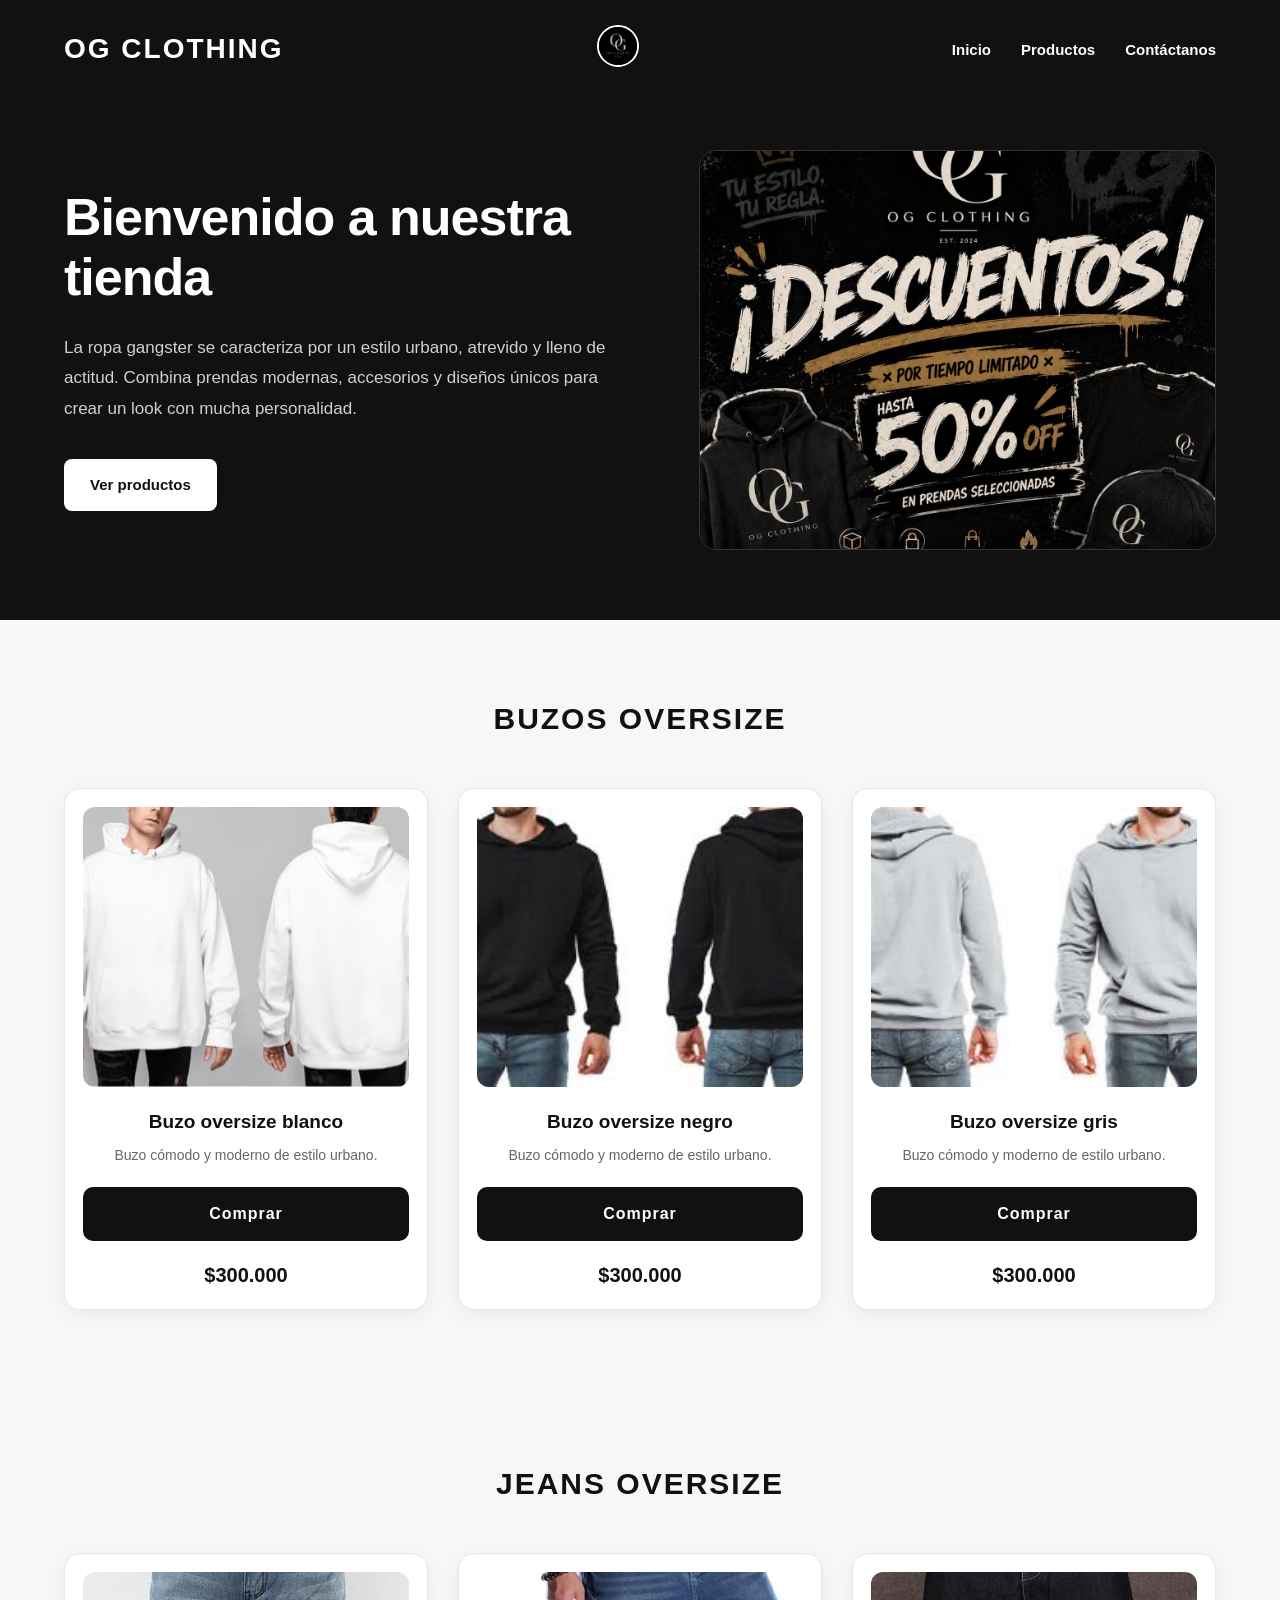
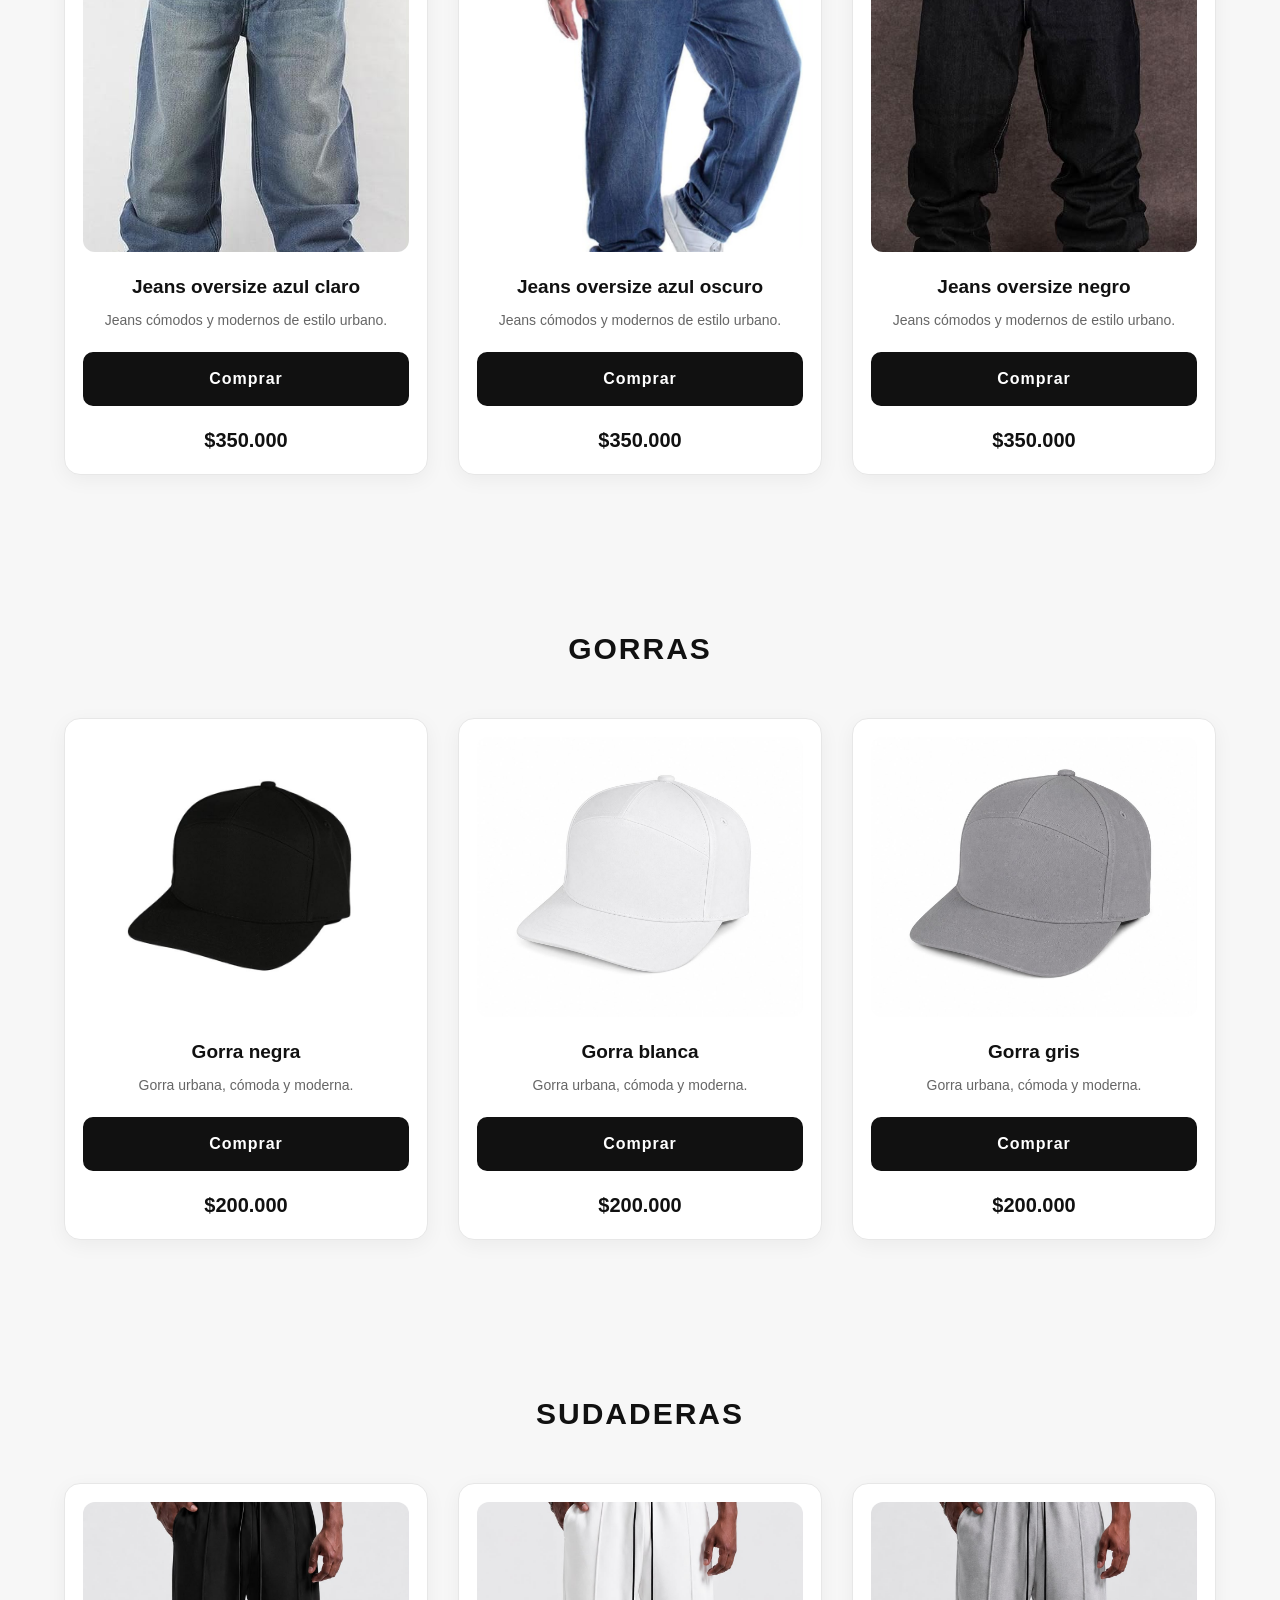
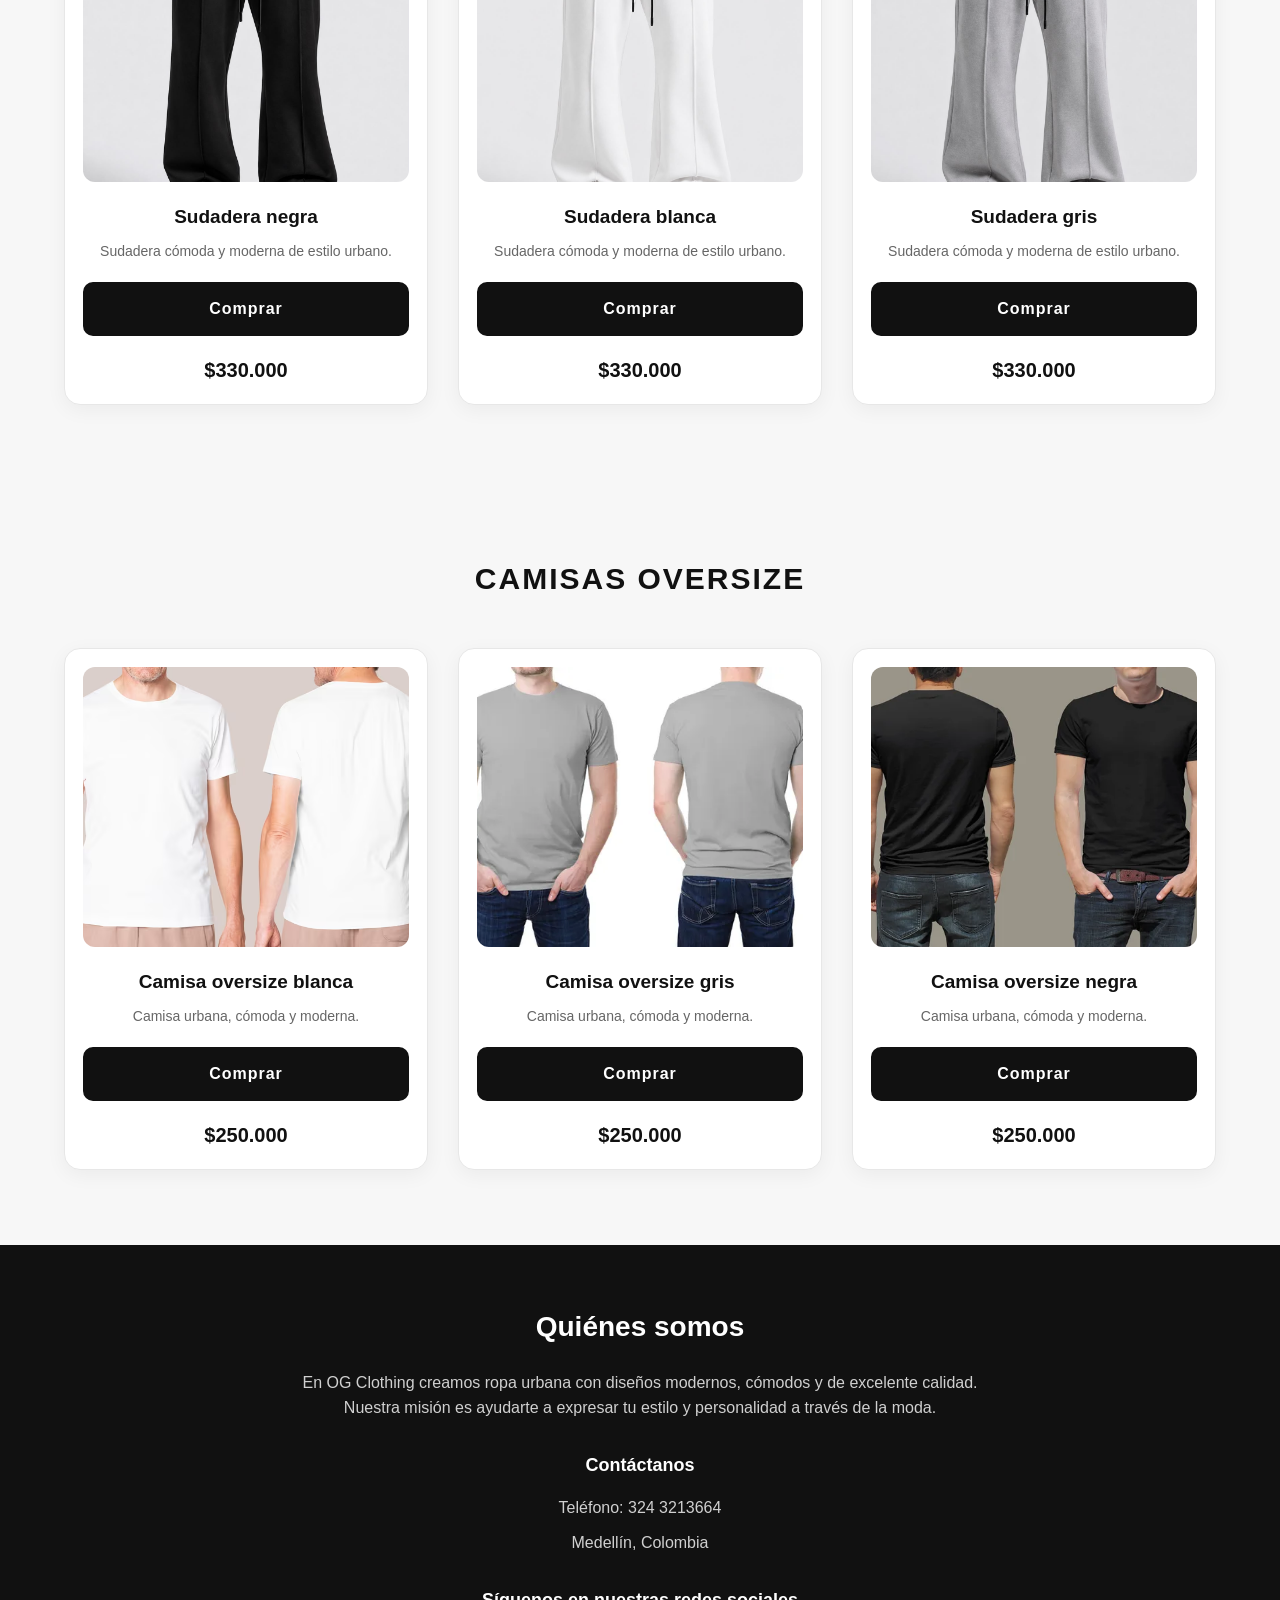
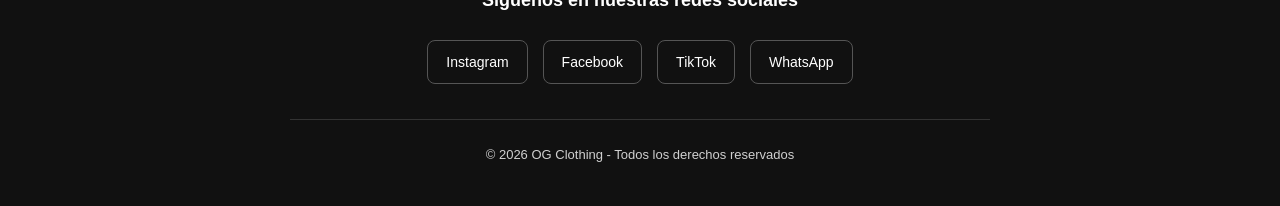
<file: index.html>
<!DOCTYPE html>
<html lang="es">

<head>
    <meta charset="UTF-8">
    <meta name="viewport" content="width=device-width, initial-scale=1.0">
    <title>OG Clothing</title>
    <link rel="stylesheet" href="style.css">
</head>

<body>

<header>
    <div class="menu container">
        <a href="#" class="logo">OG CLOTHING</a>

        <input type="checkbox" id="menu-toggle">

        <label for="menu-toggle">
            <img class="menu-icono" src="imagenes/imagen%20logo.jpg" alt="Menú">
        </label>

        <nav class="navbar">
            <ul>
                <li><a href="#inicio">Inicio</a></li>
                <li><a href="#productos">Productos</a></li>
                <li><a href="#contacto">Contáctanos</a></li>
            </ul>
        </nav>
    </div>

    <div class="header-content container" id="inicio">
        <div class="header-text">
            <h1>Bienvenido a nuestra tienda</h1>

            <p>
                La ropa gangster se caracteriza por un estilo urbano, atrevido
                y lleno de actitud. Combina prendas modernas, accesorios y
                diseños únicos para crear un look con mucha personalidad.
            </p>

            <a href="#productos" class="btn-1">Ver productos</a>
        </div>

        <div class="header-img">
            <img src="imagenes/descuentos.jpg" alt="Descuentos de OG Clothing">
        </div>
    </div>
</header>

<main id="productos">

    <section class="productos-seccion">
        <h2>Buzos oversize</h2>

        <div class="productos-grid">

            <div class="producto">
    <img src="imagenes/buzo%20blanco.jpg" alt="Buzo oversize blanco">
    <h3>Buzo oversize blanco</h3>
    <p>Buzo cómodo y moderno de estilo urbano.</p>

    <button class="btn-2" onclick="comprarProducto('Buzo oversize blanco', 300000)">
        Comprar
    </button>

    <span>$300.000</span>
</div>

            <div class="producto">
                <img src="imagenes/buzo%20negro.jpg" alt="Buzo oversize negro">
                <h3>Buzo oversize negro</h3>
                <p>Buzo cómodo y moderno de estilo urbano.</p>
                <button class="btn-2" onclick="comprarProducto('Buzo oversize negro', 300000)">
    Comprar
</button>
                <span>$300.000</span>
            </div>

            <div class="producto">
                <img src="imagenes/buzo%20gris.jpg" alt="Buzo oversize gris">
                <h3>Buzo oversize gris</h3>
                <p>Buzo cómodo y moderno de estilo urbano.</p>
                <button class="btn-2" onclick="comprarProducto('Buzo oversize gris', 300000)">
    Comprar
</button>
                <span>$300.000</span>
            </div>

        </div>
    </section>

    <section class="productos-seccion">
        <h2>Jeans oversize</h2>

        <div class="productos-grid">

            <div class="producto">
                <img src="imagenes/jeans%20azul%20claro.jpg" alt="Jeans azul claro">
                <h3>Jeans oversize azul claro</h3>
                <p>Jeans cómodos y modernos de estilo urbano.</p>
                <button class="btn-2" onclick="comprarProducto('Jeans oversize azul claro', 350000)">
    Comprar
</button>
                <span>$350.000</span>
            </div>

            <div class="producto">
                <img src="imagenes/azul%20oscuro.jpg" alt="Jeans azul oscuro">
                <h3>Jeans oversize azul oscuro</h3>
                <p>Jeans cómodos y modernos de estilo urbano.</p>
               <button class="btn-2" onclick="comprarProducto('Jeans oversize azul oscuro', 350000)">
    Comprar
</button>
                <span>$350.000</span>
            </div>

            <div class="producto">
                <img src="imagenes/jeans%20negro.jpg" alt="Jeans negro">
                <h3>Jeans oversize negro</h3>
                <p>Jeans cómodos y modernos de estilo urbano.</p>
                <button class="btn-2" onclick="comprarProducto('Jeans oversize negro', 350000)">
    Comprar
</button>
                <span>$350.000</span>
            </div>

        </div>
    </section>

    <section class="productos-seccion">
        <h2>Gorras</h2>

        <div class="productos-grid">

            <div class="producto">
                <img src="imagenes/gorra%20negra.jpg" alt="Gorra negra">
                <h3>Gorra negra</h3>
                <p>Gorra urbana, cómoda y moderna.</p>
                <button class="btn-2" onclick="comprarProducto('Gorra negra', 200000)">
    Comprar
</button>
                <span>$200.000</span>
            </div>

            <div class="producto">
                <img src="imagenes/gorra%20blanca.jpg" alt="Gorra blanca">
                <h3>Gorra blanca</h3>
                <p>Gorra urbana, cómoda y moderna.</p>
                <button class="btn-2" onclick="comprarProducto('Gorra blanca', 200000)">
    Comprar
</button>
                <span>$200.000</span>
            </div>

            <div class="producto">
                <img src="imagenes/gorra%20gris.jpg" alt="Gorra gris">
                <h3>Gorra gris</h3>
                <p>Gorra urbana, cómoda y moderna.</p>
                <button class="btn-2" onclick="comprarProducto('Gorra gris', 200000)">
    Comprar
</button>
                <span>$200.000</span>
            </div>

        </div>
    </section>

    <section class="productos-seccion">
        <h2>Sudaderas</h2>

        <div class="productos-grid">

            <div class="producto">
                <img src="imagenes/sudadera%20negra.jpg" alt="Sudadera negra">
                <h3>Sudadera negra</h3>
                <p>Sudadera cómoda y moderna de estilo urbano.</p>
                <button class="btn-2" onclick="comprarProducto('Sudadera negra', 330000)">
    Comprar
</button>
                <span>$330.000</span>
            </div>

            <div class="producto">
                <img src="imagenes/sudadera%20blanca.jpg" alt="Sudadera blanca">
                <h3>Sudadera blanca</h3>
                <p>Sudadera cómoda y moderna de estilo urbano.</p>
               <button class="btn-2" onclick="comprarProducto('Sudadera blanca', 330000)">
    Comprar
</button>
                <span>$330.000</span>
            </div>

            <div class="producto">
                <img src="imagenes/sudadera%20gris.jpg" alt="Sudadera gris">
                <h3>Sudadera gris</h3>
                <p>Sudadera cómoda y moderna de estilo urbano.</p>
                <button class="btn-2" onclick="comprarProducto('Sudadera gris', 330000)">
    Comprar
</button>
                <span>$330.000</span>
            </div>

        </div>
    </section>

<section class="productos-seccion">
    <h2>Camisas oversize</h2>

    <div class="productos-grid">

        <!-- CAMISA BLANCA -->
        <div class="producto">
            <img src="imagenes/camisa%20blanca.avif"
                 alt="Camisa oversize blanca">

            <h3>Camisa oversize blanca</h3>

            <p>
                Camisa urbana, cómoda y moderna.
            </p>

            <button class="btn-2"
                onclick="comprarProducto('Camisa oversize blanca', 250000)">
                Comprar
            </button>

            <span>$250.000</span>
        </div>

        <!-- CAMISA GRIS -->
        <div class="producto">
            <img src="imagenes/camisa%20gris.webp"
                 alt="Camisa oversize gris">

            <h3>Camisa oversize gris</h3>

            <p>
                Camisa urbana, cómoda y moderna.
            </p>

            <button class="btn-2"
                onclick="comprarProducto('Camisa oversize gris', 250000)">
                Comprar
            </button>

            <span>$250.000</span>
        </div>

        <!-- CAMISA NEGRA -->
        <div class="producto">
            <img src="imagenes/camisa%20negra.webp"
                 alt="Camisa oversize negra">

            <h3>Camisa oversize negra</h3>

            <p>
                Camisa urbana, cómoda y moderna.
            </p>

            <button class="btn-2"
                onclick="comprarProducto('Camisa oversize negra', 250000)">
                Comprar
            </button>

            <span>$250.000</span>
        </div>

    </div>
</section>
</main>

<footer id="contacto">
    <h2>Quiénes somos</h2>

    <p>
        En OG Clothing creamos ropa urbana con diseños modernos,
        cómodos y de excelente calidad. Nuestra misión es ayudarte
        a expresar tu estilo y personalidad a través de la moda.
    </p>

    <h3>Contáctanos</h3>

    <p>Teléfono: 324 3213664</p>
    <p>Medellín, Colombia</p>

    <h3>Síguenos en nuestras redes sociales</h3>

    <div class="redes-sociales">
        <a href="https://www.instagram.com/ja_r004" target="_blank">
            Instagram
        </a>

        <a href="https://www.facebook.com/Jean%20Alvarez" target="_blank">
            Facebook
        </a>

        <a href="https://www.tiktok.com/@jean.alvarez824" target="_blank">
            TikTok
        </a>

        <a href="https://wa.me/573243213664" target="_blank">
            WhatsApp
        </a>
    </div>

    <p class="copyright">
        © 2026 OG Clothing - Todos los derechos reservados
    </p>
</footer>

<script src="js/js/index.js"></script>

</body>
</html>
</file>
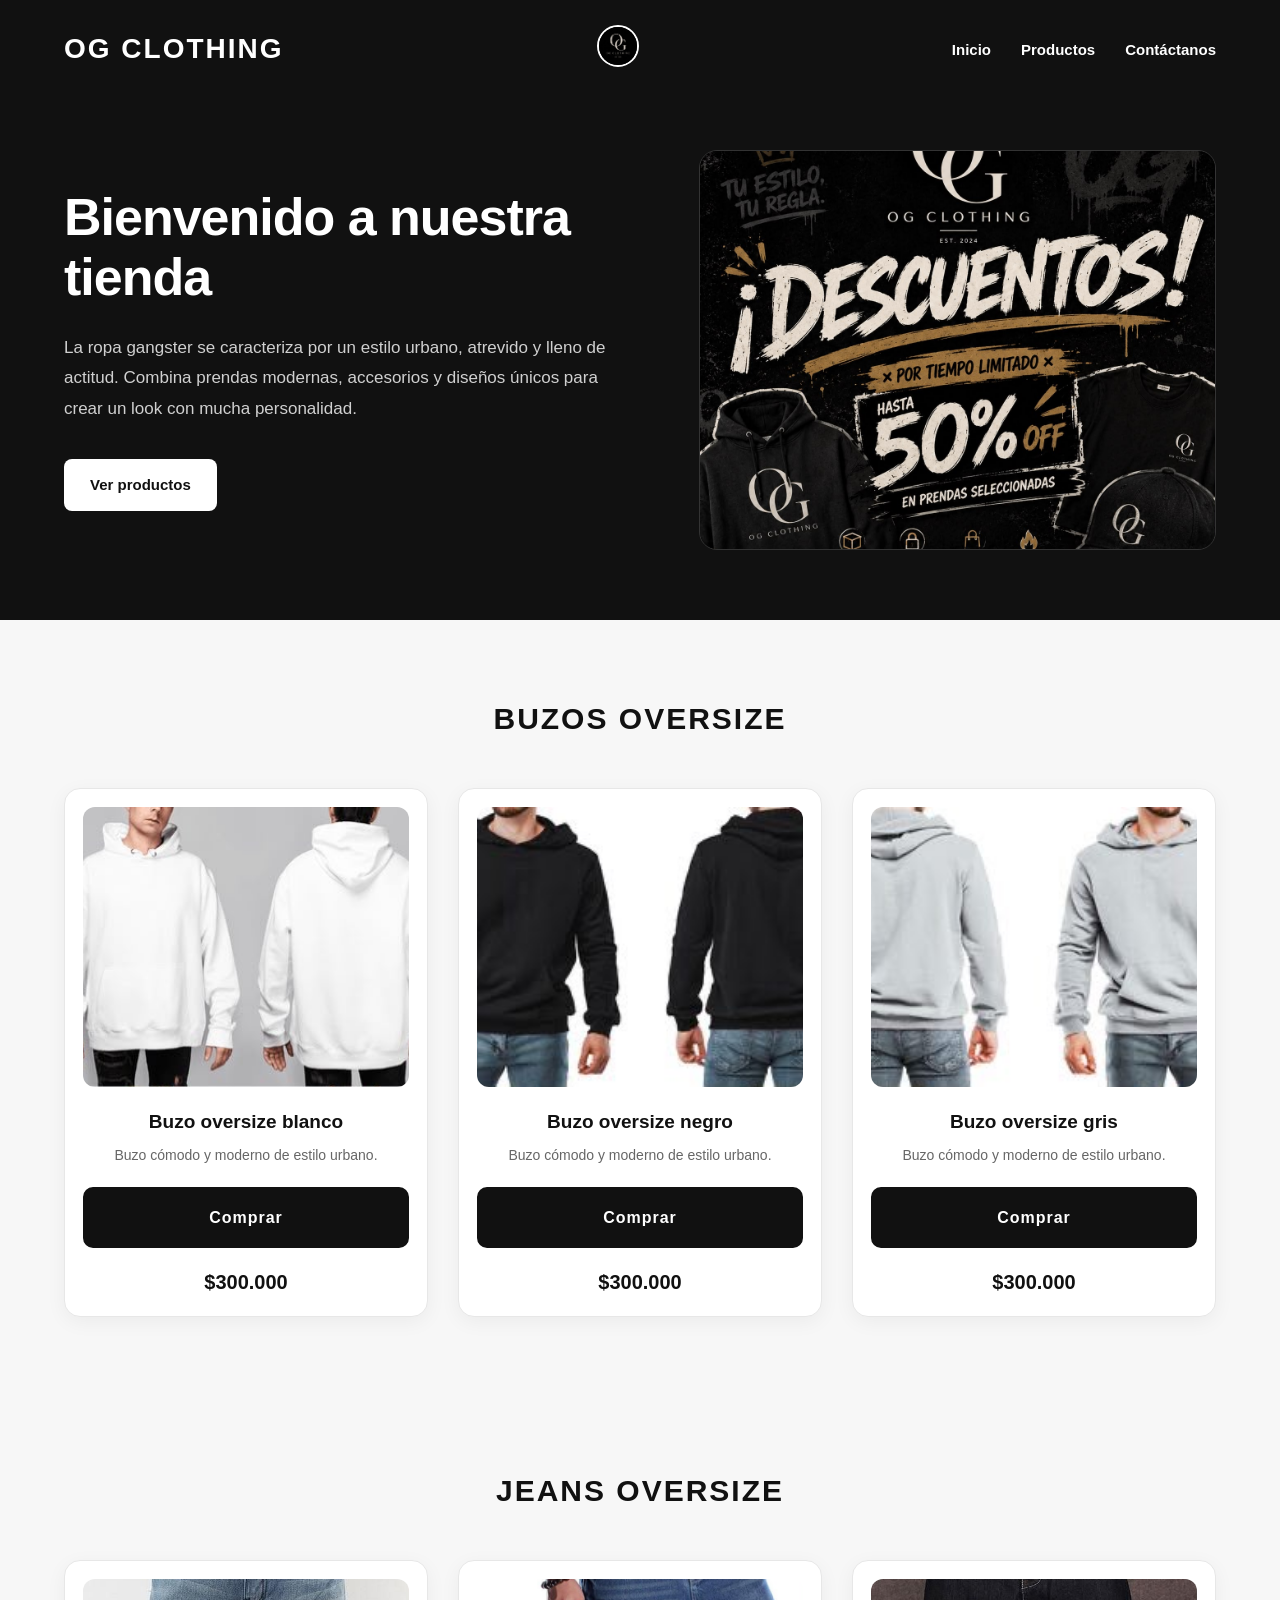
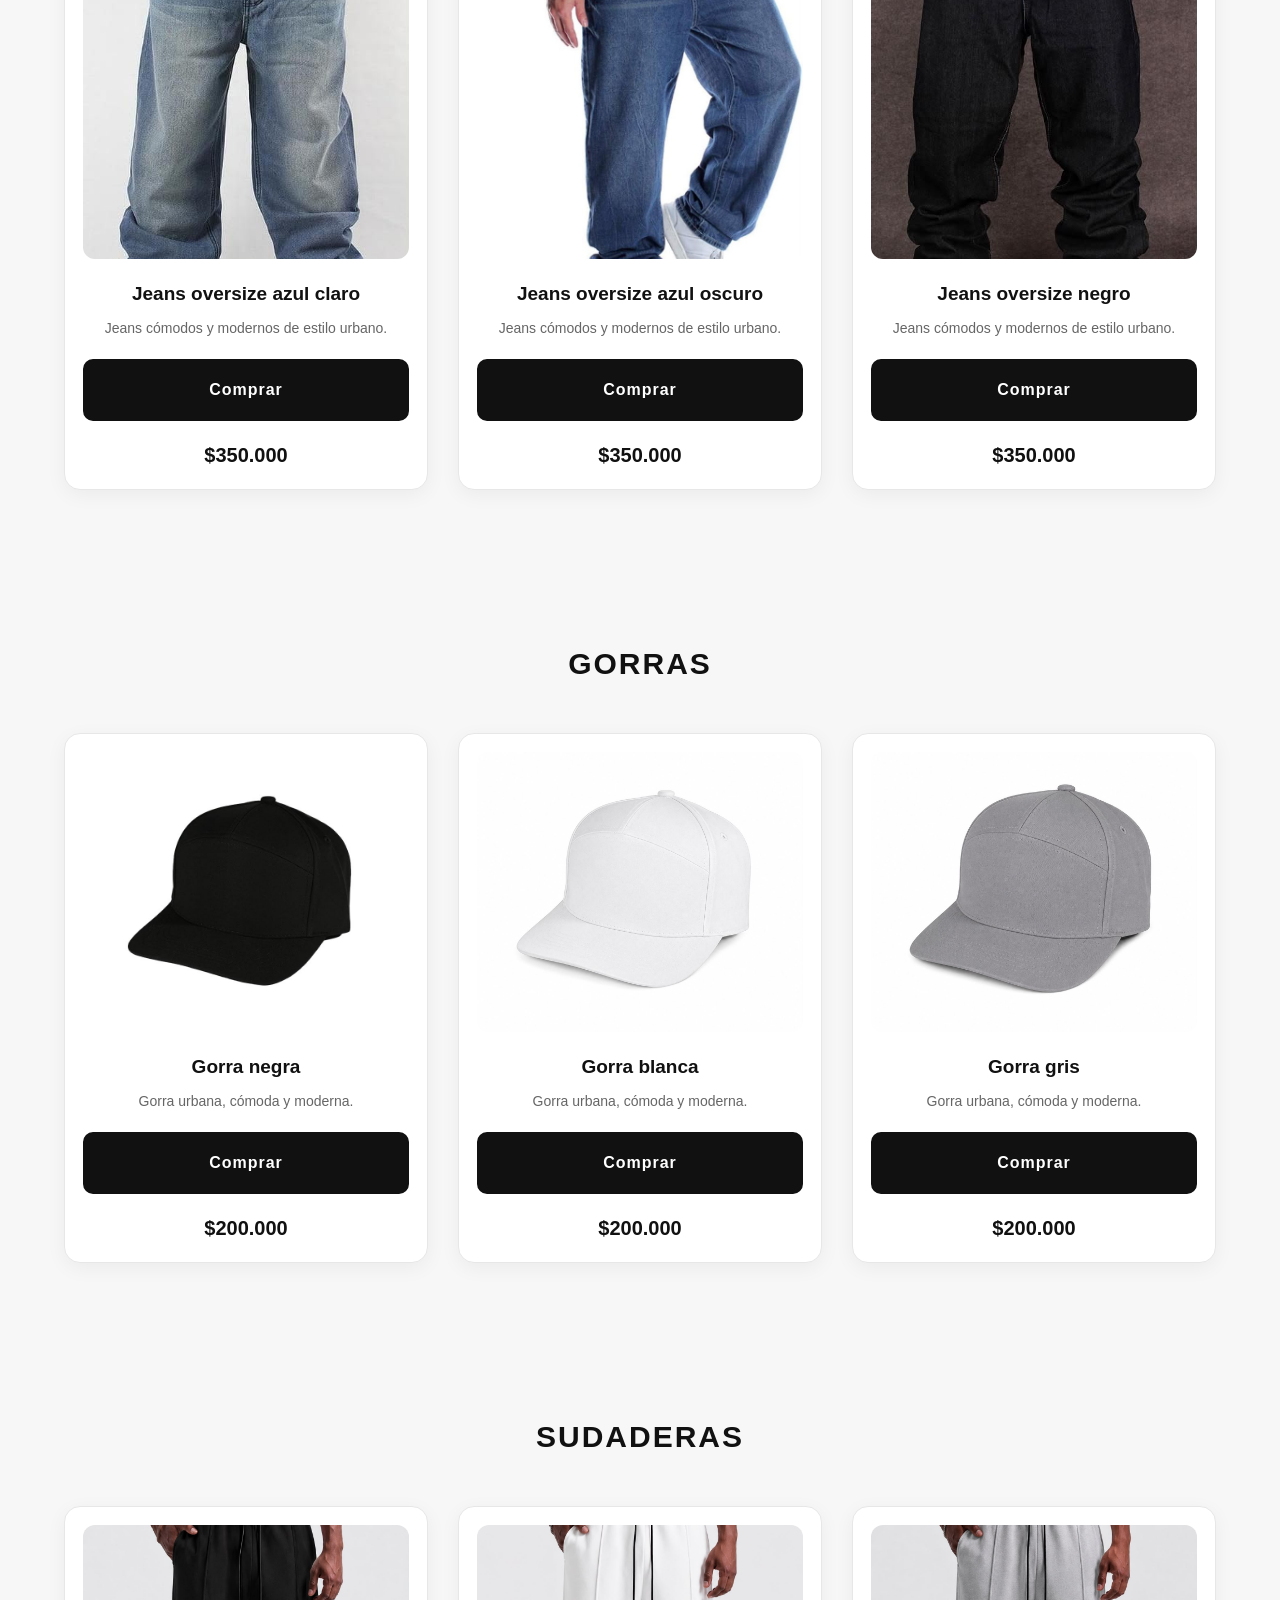
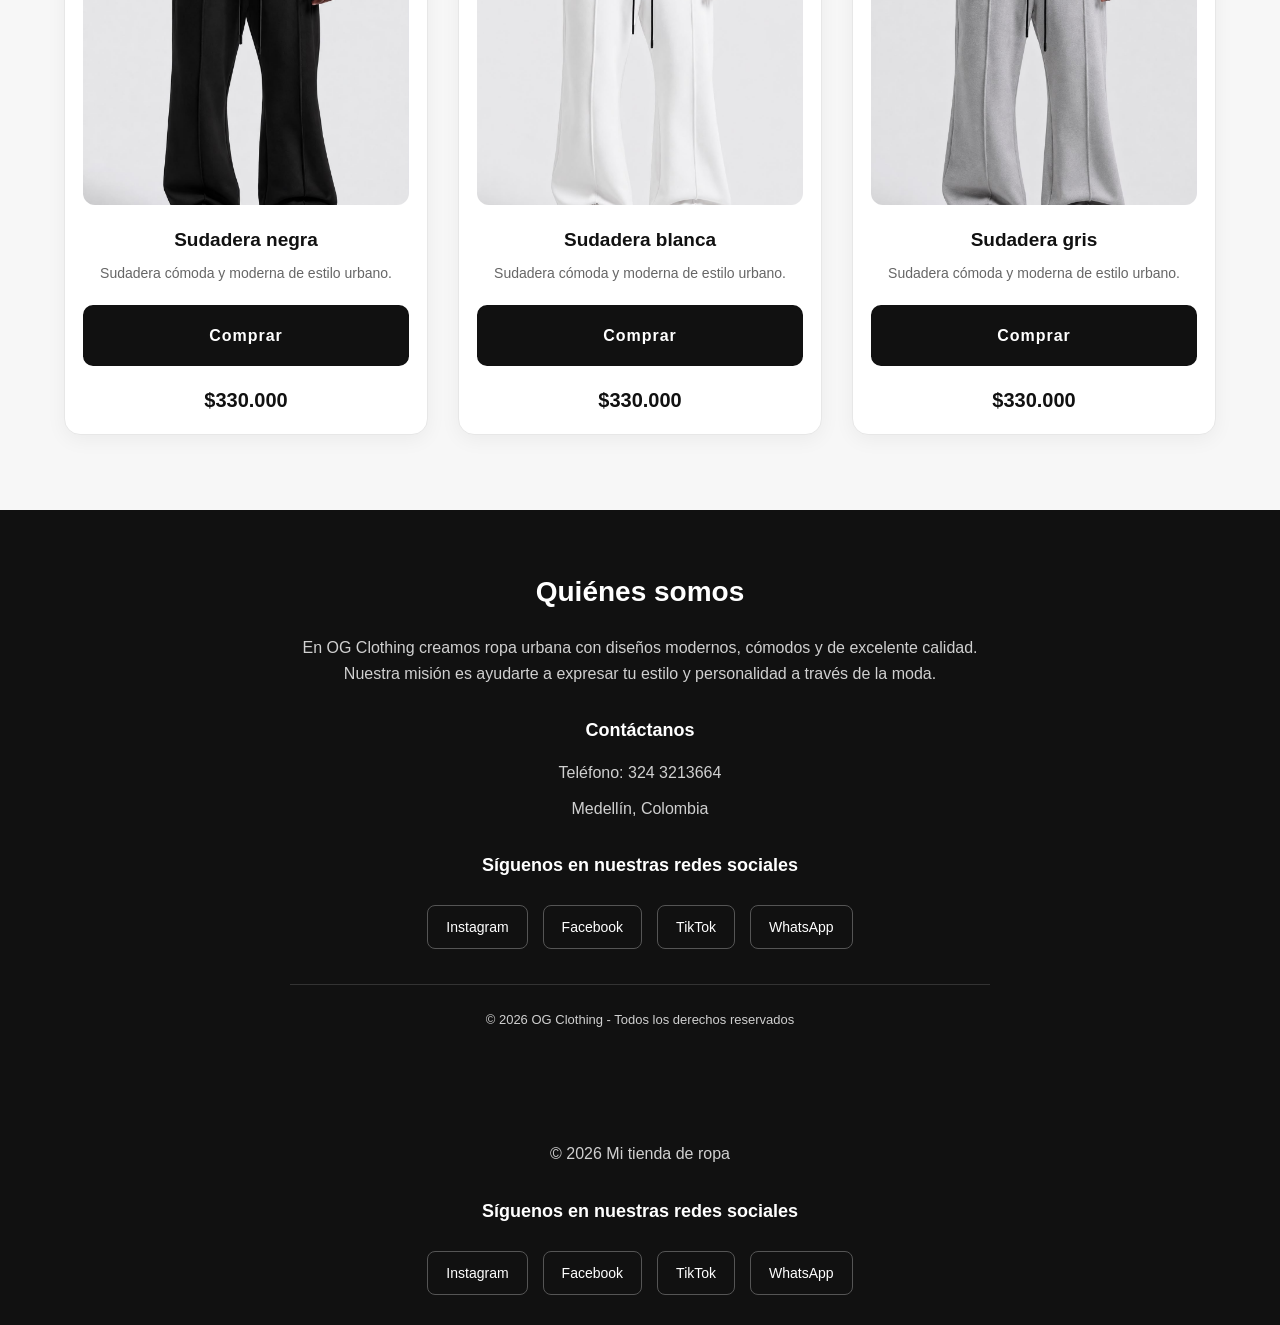
<file: contacto.html>
<!DOCTYPE html>
<html lang="es">

<head>
    <meta charset="UTF-8">
    <meta name="viewport" content="width=device-width, initial-scale=1.0">
    <title>OG Clothing</title>
    <link rel="stylesheet" href="style.css">
</head>

<body>

<header>
    <div class="menu container">
        <a href="#" class="logo">OG CLOTHING</a>

        <input type="checkbox" id="menu-toggle">

        <label for="menu-toggle">
            <img class="menu-icono" src="imagenes/imagen%20logo.jpg" alt="Menú">
        </label>

        <nav class="navbar">
            <ul>
                <li><a href="#inicio">Inicio</a></li>
                <li><a href="#productos">Productos</a></li>
                <li><a href="#contacto">Contáctanos</a></li>
            </ul>
        </nav>
    </div>

    <div class="header-content container" id="inicio">
        <div class="header-text">
            <h1>Bienvenido a nuestra tienda</h1>

            <p>
                La ropa gangster se caracteriza por un estilo urbano, atrevido
                y lleno de actitud. Combina prendas modernas, accesorios y
                diseños únicos para crear un look con mucha personalidad.
            </p>

            <a href="#productos" class="btn-1">Ver productos</a>
        </div>

        <div class="header-img">
            <img src="imagenes/descuentos.jpg" alt="Descuentos de OG Clothing">
        </div>
    </div>
</header>

<main id="productos">

    <section class="productos-seccion">
        <h2>Buzos oversize</h2>

        <div class="productos-grid">

            <div class="producto">
                <img src="imagenes/buzo%20blanco.jpg" alt="Buzo oversize blanco">
                <h3>Buzo oversize blanco</h3>
                <p>Buzo cómodo y moderno de estilo urbano.</p>
                <a href="#" class="btn-2">Comprar</a>
                <span>$300.000</span>
            </div>

            <div class="producto">
                <img src="imagenes/buzo%20negro.jpg" alt="Buzo oversize negro">
                <h3>Buzo oversize negro</h3>
                <p>Buzo cómodo y moderno de estilo urbano.</p>
                <a href="#" class="btn-2">Comprar</a>
                <span>$300.000</span>
            </div>

            <div class="producto">
                <img src="imagenes/buzo%20gris.jpg" alt="Buzo oversize gris">
                <h3>Buzo oversize gris</h3>
                <p>Buzo cómodo y moderno de estilo urbano.</p>
                <a href="#" class="btn-2">Comprar</a>
                <span>$300.000</span>
            </div>

        </div>
    </section>

    <section class="productos-seccion">
        <h2>Jeans oversize</h2>

        <div class="productos-grid">

            <div class="producto">
                <img src="imagenes/jeans%20azul%20claro.jpg" alt="Jeans azul claro">
                <h3>Jeans oversize azul claro</h3>
                <p>Jeans cómodos y modernos de estilo urbano.</p>
                <a href="#" class="btn-2">Comprar</a>
                <span>$350.000</span>
            </div>

            <div class="producto">
                <img src="imagenes/azul%20oscuro.jpg" alt="Jeans azul oscuro">
                <h3>Jeans oversize azul oscuro</h3>
                <p>Jeans cómodos y modernos de estilo urbano.</p>
                <a href="#" class="btn-2">Comprar</a>
                <span>$350.000</span>
            </div>

            <div class="producto">
                <img src="imagenes/jeans%20negro.jpg" alt="Jeans negro">
                <h3>Jeans oversize negro</h3>
                <p>Jeans cómodos y modernos de estilo urbano.</p>
                <a href="#" class="btn-2">Comprar</a>
                <span>$350.000</span>
            </div>

        </div>
    </section>

    <section class="productos-seccion">
        <h2>Gorras</h2>

        <div class="productos-grid">

            <div class="producto">
                <img src="imagenes/gorra%20negra.jpg" alt="Gorra negra">
                <h3>Gorra negra</h3>
                <p>Gorra urbana, cómoda y moderna.</p>
                <a href="#" class="btn-2">Comprar</a>
                <span>$200.000</span>
            </div>

            <div class="producto">
                <img src="imagenes/gorra%20blanca.jpg" alt="Gorra blanca">
                <h3>Gorra blanca</h3>
                <p>Gorra urbana, cómoda y moderna.</p>
                <a href="#" class="btn-2">Comprar</a>
                <span>$200.000</span>
            </div>

            <div class="producto">
                <img src="imagenes/gorra%20gris.jpg" alt="Gorra gris">
                <h3>Gorra gris</h3>
                <p>Gorra urbana, cómoda y moderna.</p>
                <a href="#" class="btn-2">Comprar</a>
                <span>$200.000</span>
            </div>

        </div>
    </section>

    <section class="productos-seccion">
        <h2>Sudaderas</h2>

        <div class="productos-grid">

            <div class="producto">
                <img src="imagenes/sudadera%20negra.jpg" alt="Sudadera negra">
                <h3>Sudadera negra</h3>
                <p>Sudadera cómoda y moderna de estilo urbano.</p>
                <a href="#" class="btn-2">Comprar</a>
                <span>$330.000</span>
            </div>

            <div class="producto">
                <img src="imagenes/sudadera%20blanca.jpg" alt="Sudadera blanca">
                <h3>Sudadera blanca</h3>
                <p>Sudadera cómoda y moderna de estilo urbano.</p>
                <a href="#" class="btn-2">Comprar</a>
                <span>$330.000</span>
            </div>

            <div class="producto">
                <img src="imagenes/sudadera%20gris.jpg" alt="Sudadera gris">
                <h3>Sudadera gris</h3>
                <p>Sudadera cómoda y moderna de estilo urbano.</p>
                <a href="#" class="btn-2">Comprar</a>
                <span>$330.000</span>
            </div>

        </div>
    </section>

</main>

<footer id="contacto">
    <h2>Quiénes somos</h2>

    <p>
        En OG Clothing creamos ropa urbana con diseños modernos,
        cómodos y de excelente calidad. Nuestra misión es ayudarte
        a expresar tu estilo y personalidad a través de la moda.
    </p>

    <h3>Contáctanos</h3>

    <p>Teléfono: 324 3213664</p>
    <p>Medellín, Colombia</p>
  

    <h3>Síguenos en nuestras redes sociales</h3>

    <div class="redes-sociales">
        <a href="#">Instagram</a>
        <a href="#">Facebook</a>
        <a href="#">TikTok</a>
        <a href="#">WhatsApp</a>
    </div>

    <p class="copyright">
        © 2026 OG Clothing - Todos los derechos reservados
    </p>
</footer>

<!-- PIE DE PÁGINA -->
    <footer>

    <p>© 2026 Mi tienda de ropa</p>

    <h3>Síguenos en nuestras redes sociales</h3>

    <div class="redes-sociales">

        <a href="https://www.instagram.com/ja_r004" target="_blank">
            Instagram
        </a>

        <a href="https://www.facebook.com/Jean Alvarez" target="_blank">
            Facebook
        </a>

        <a href="https://www.tiktok.com/@jean.alvarez824" target="_blank">
            TikTok
        </a>

        <a href="https://wa.me/573243213664" target="_blank">
            WhatsApp
        </a>

    </div>

</footer>


<body>
</html>
</file>
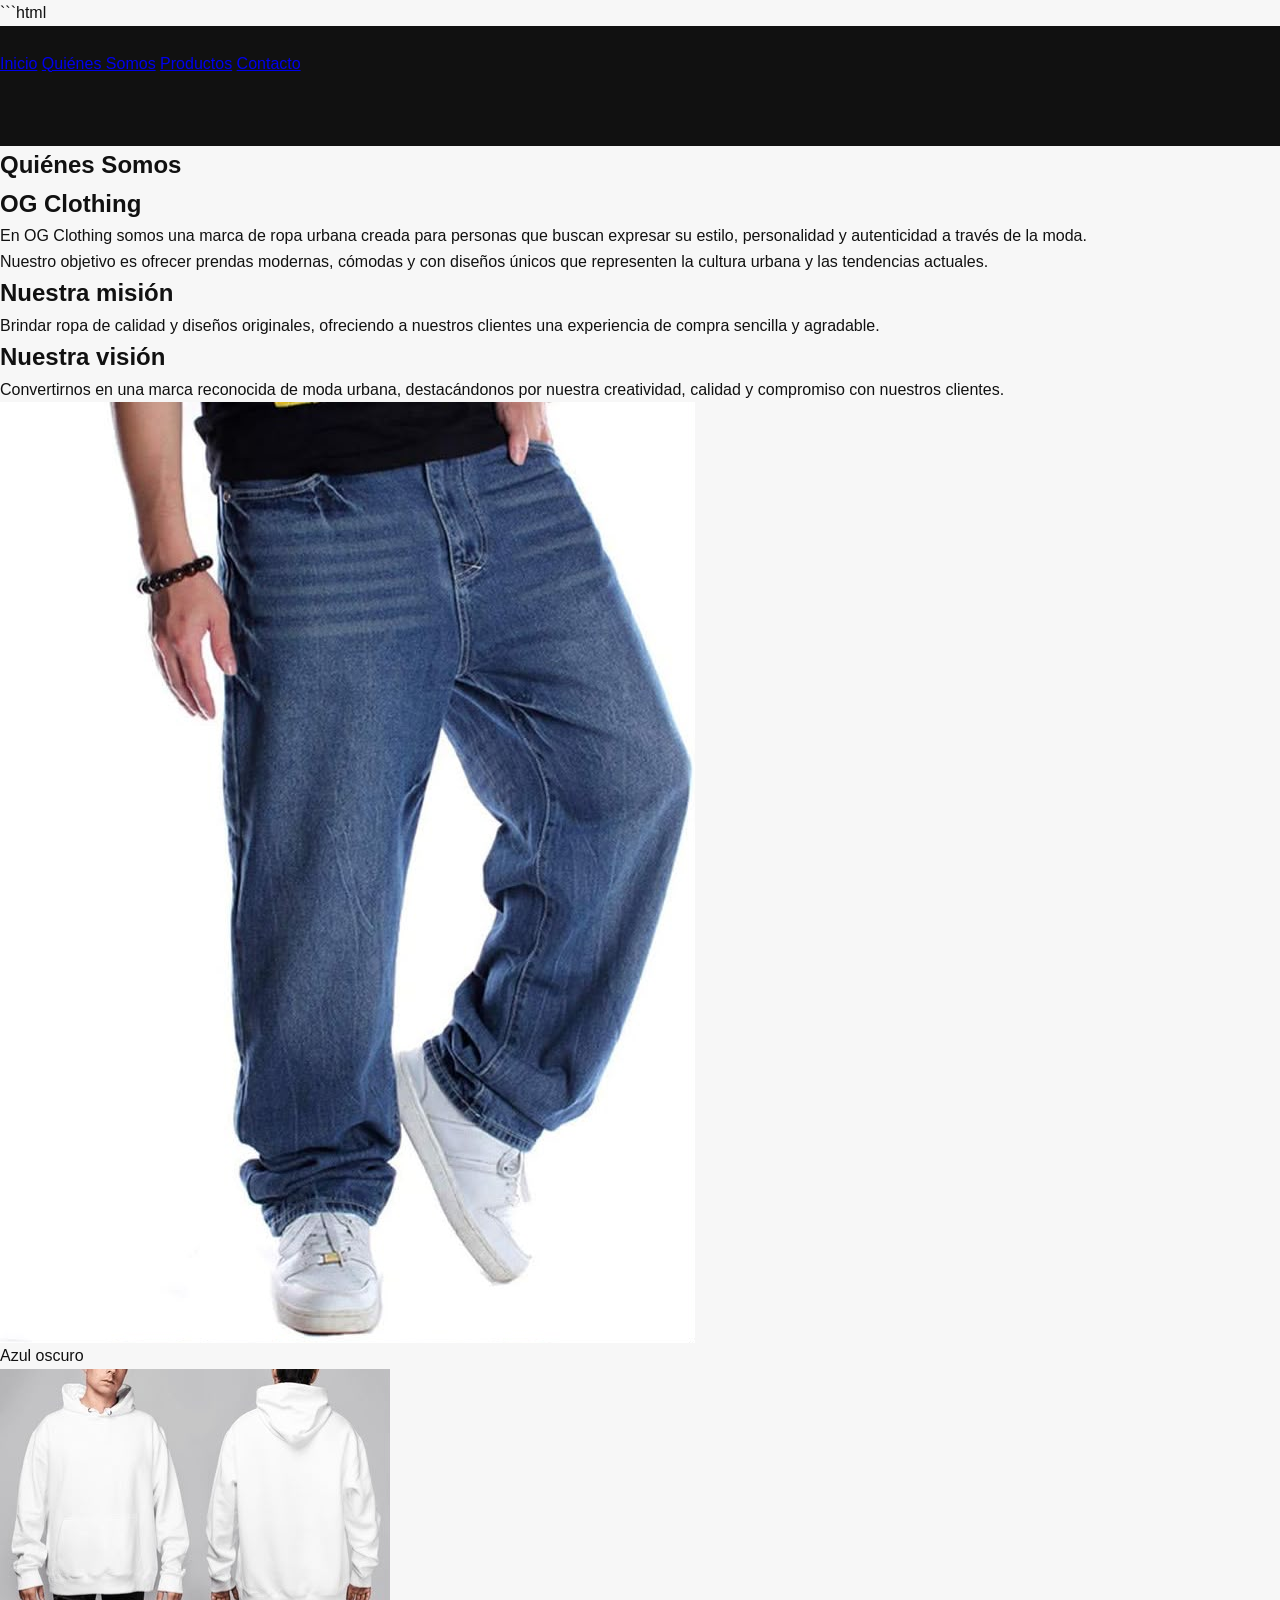
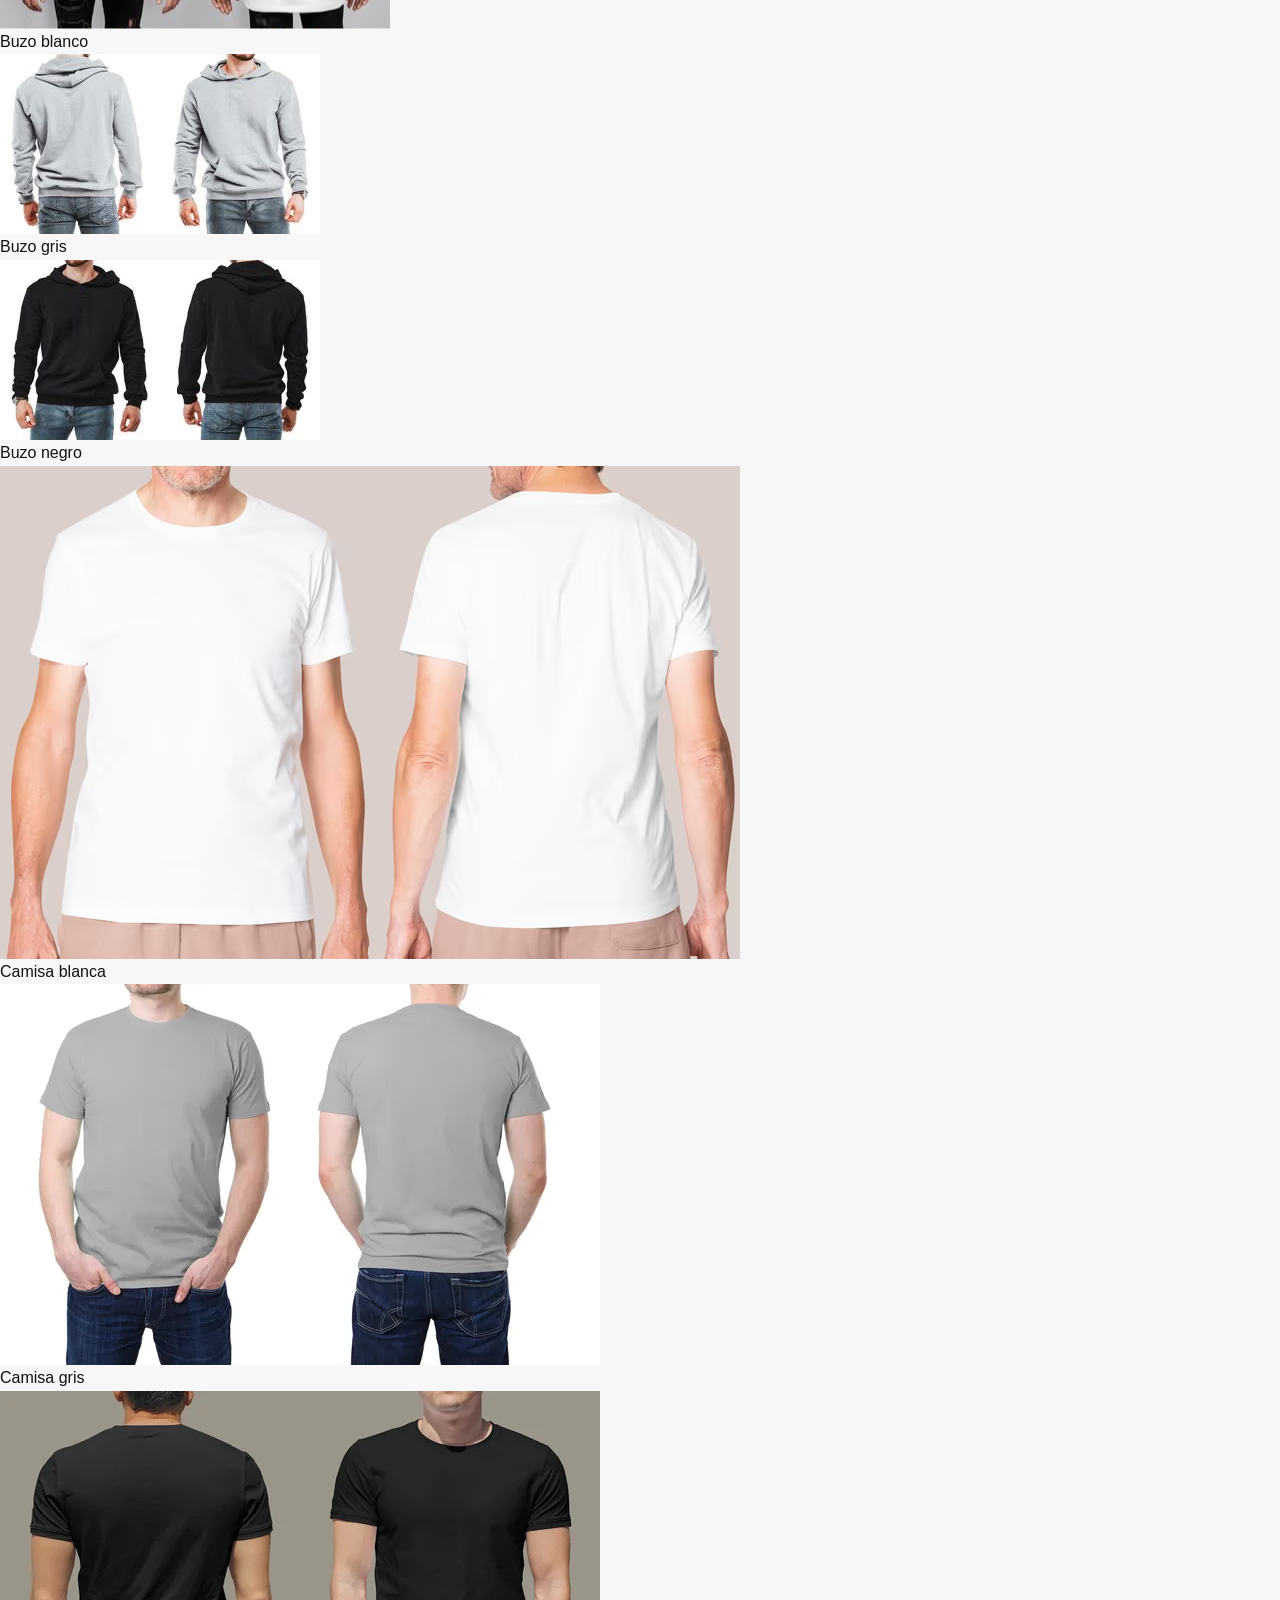
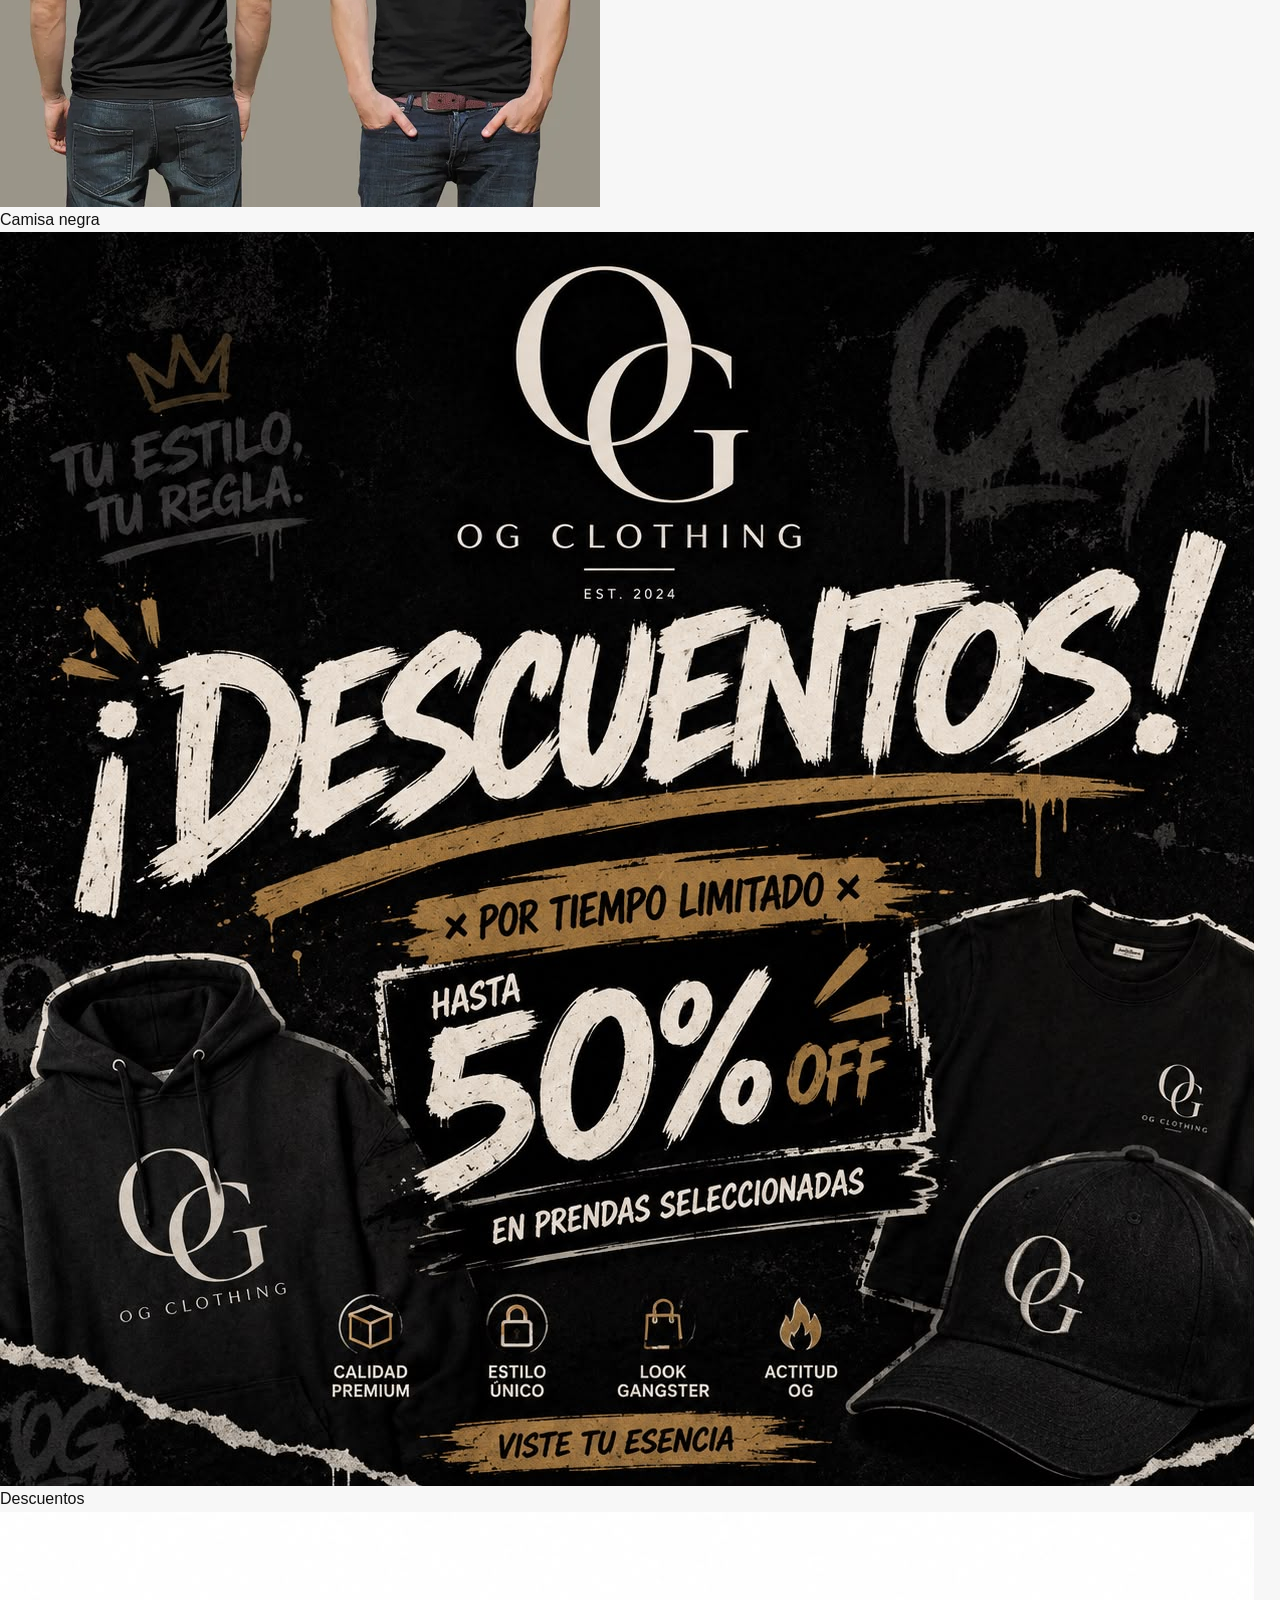
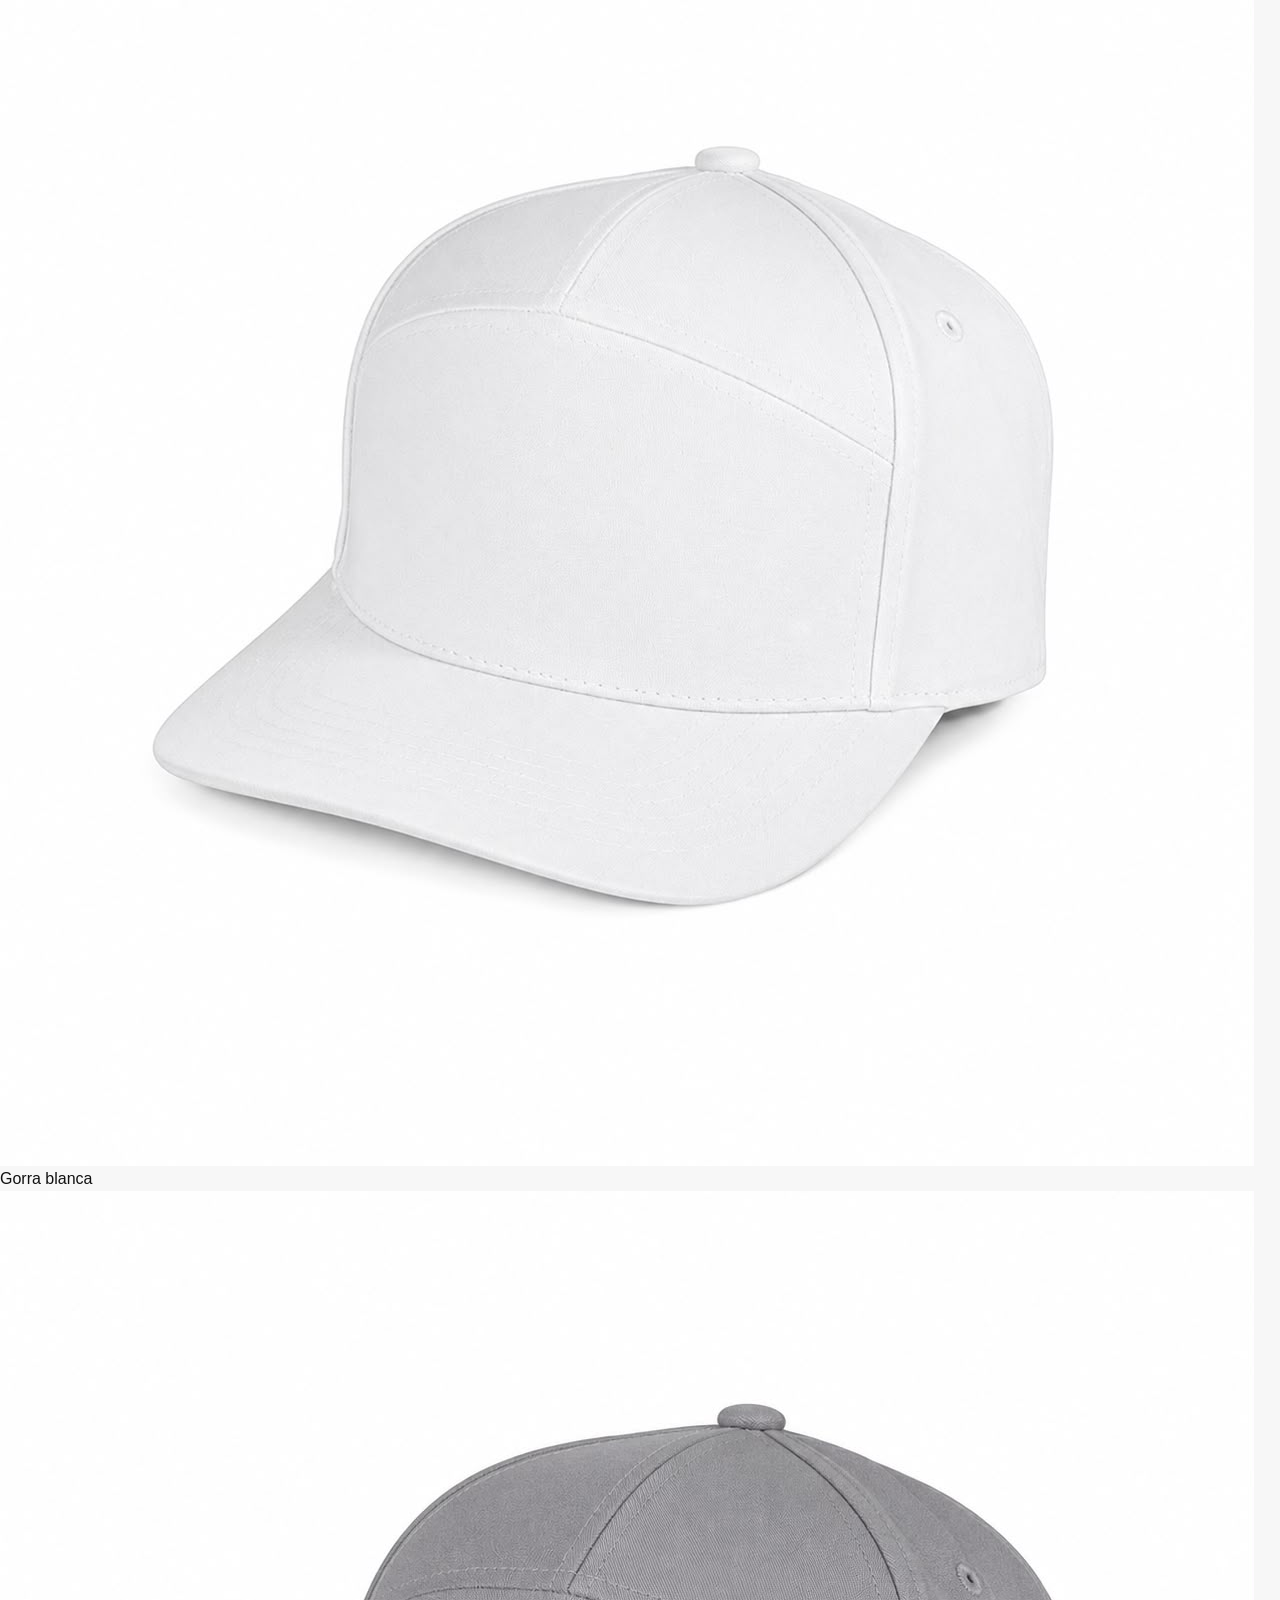
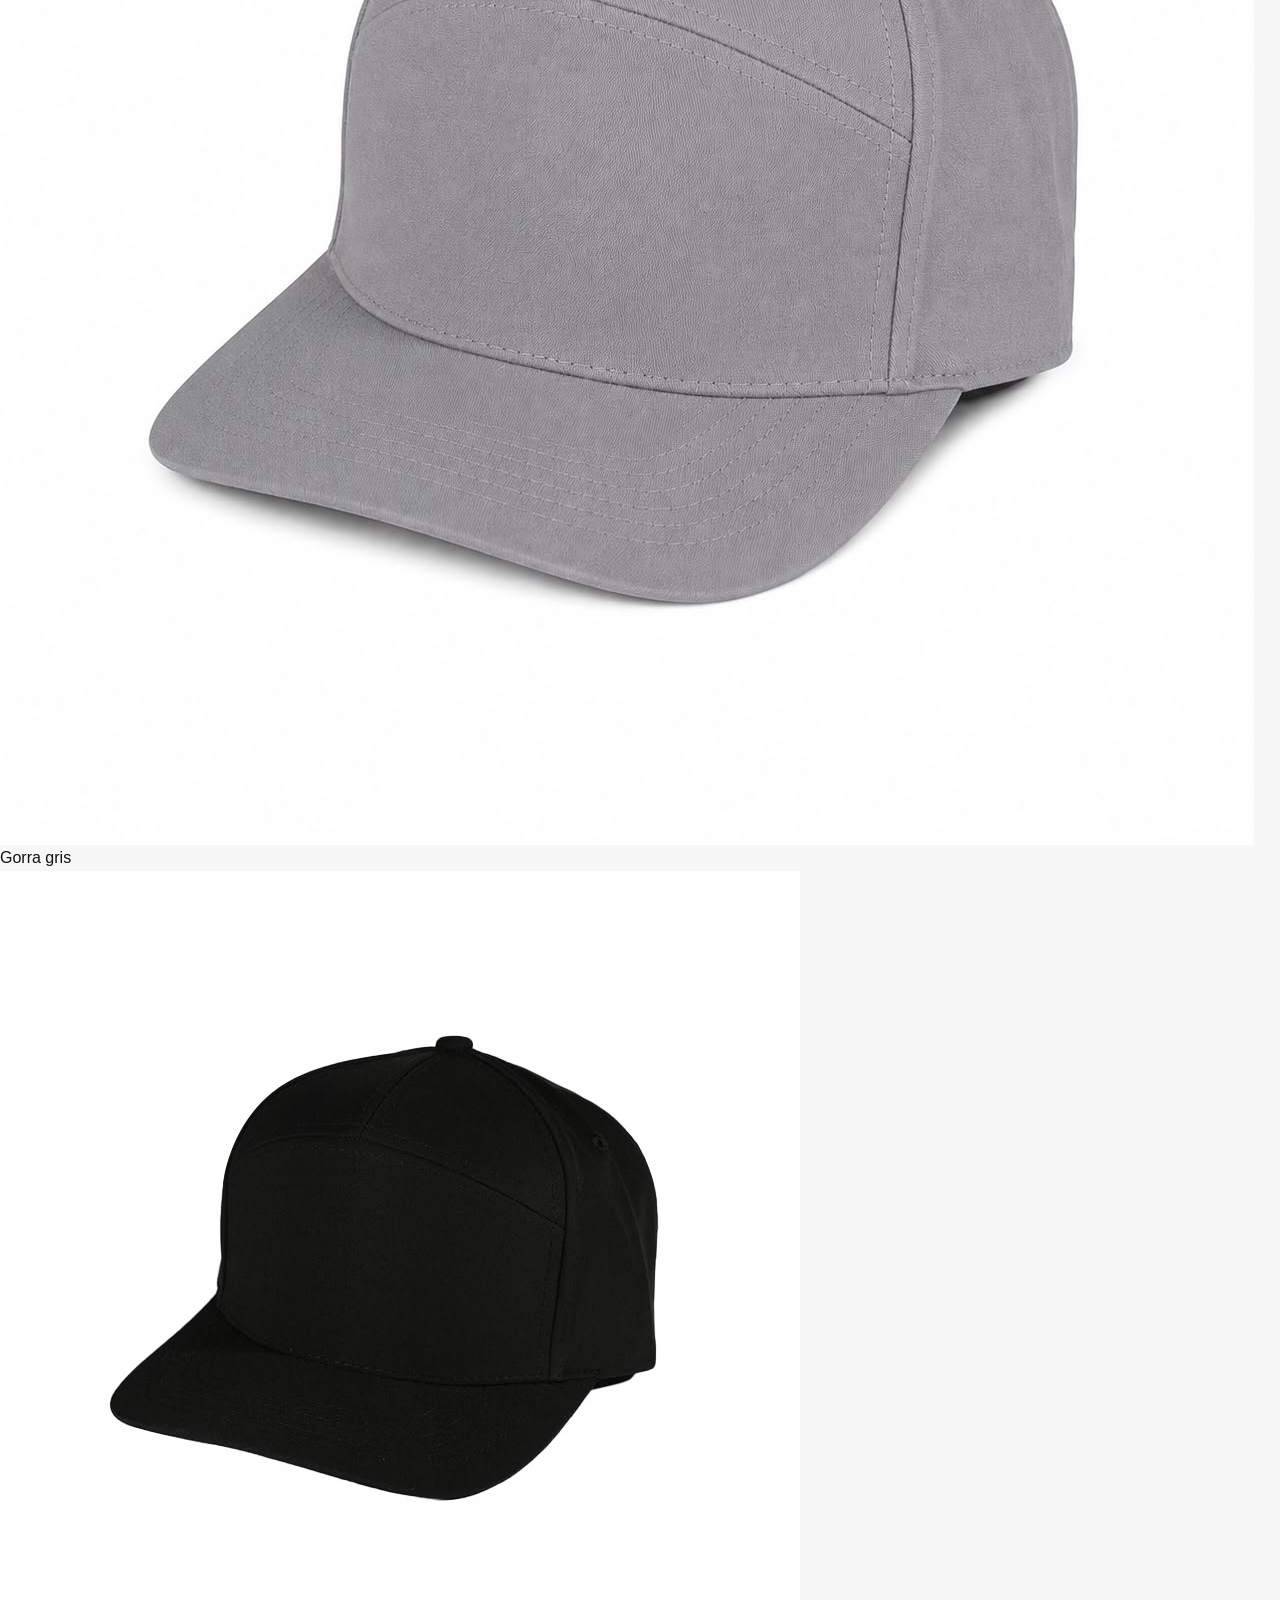
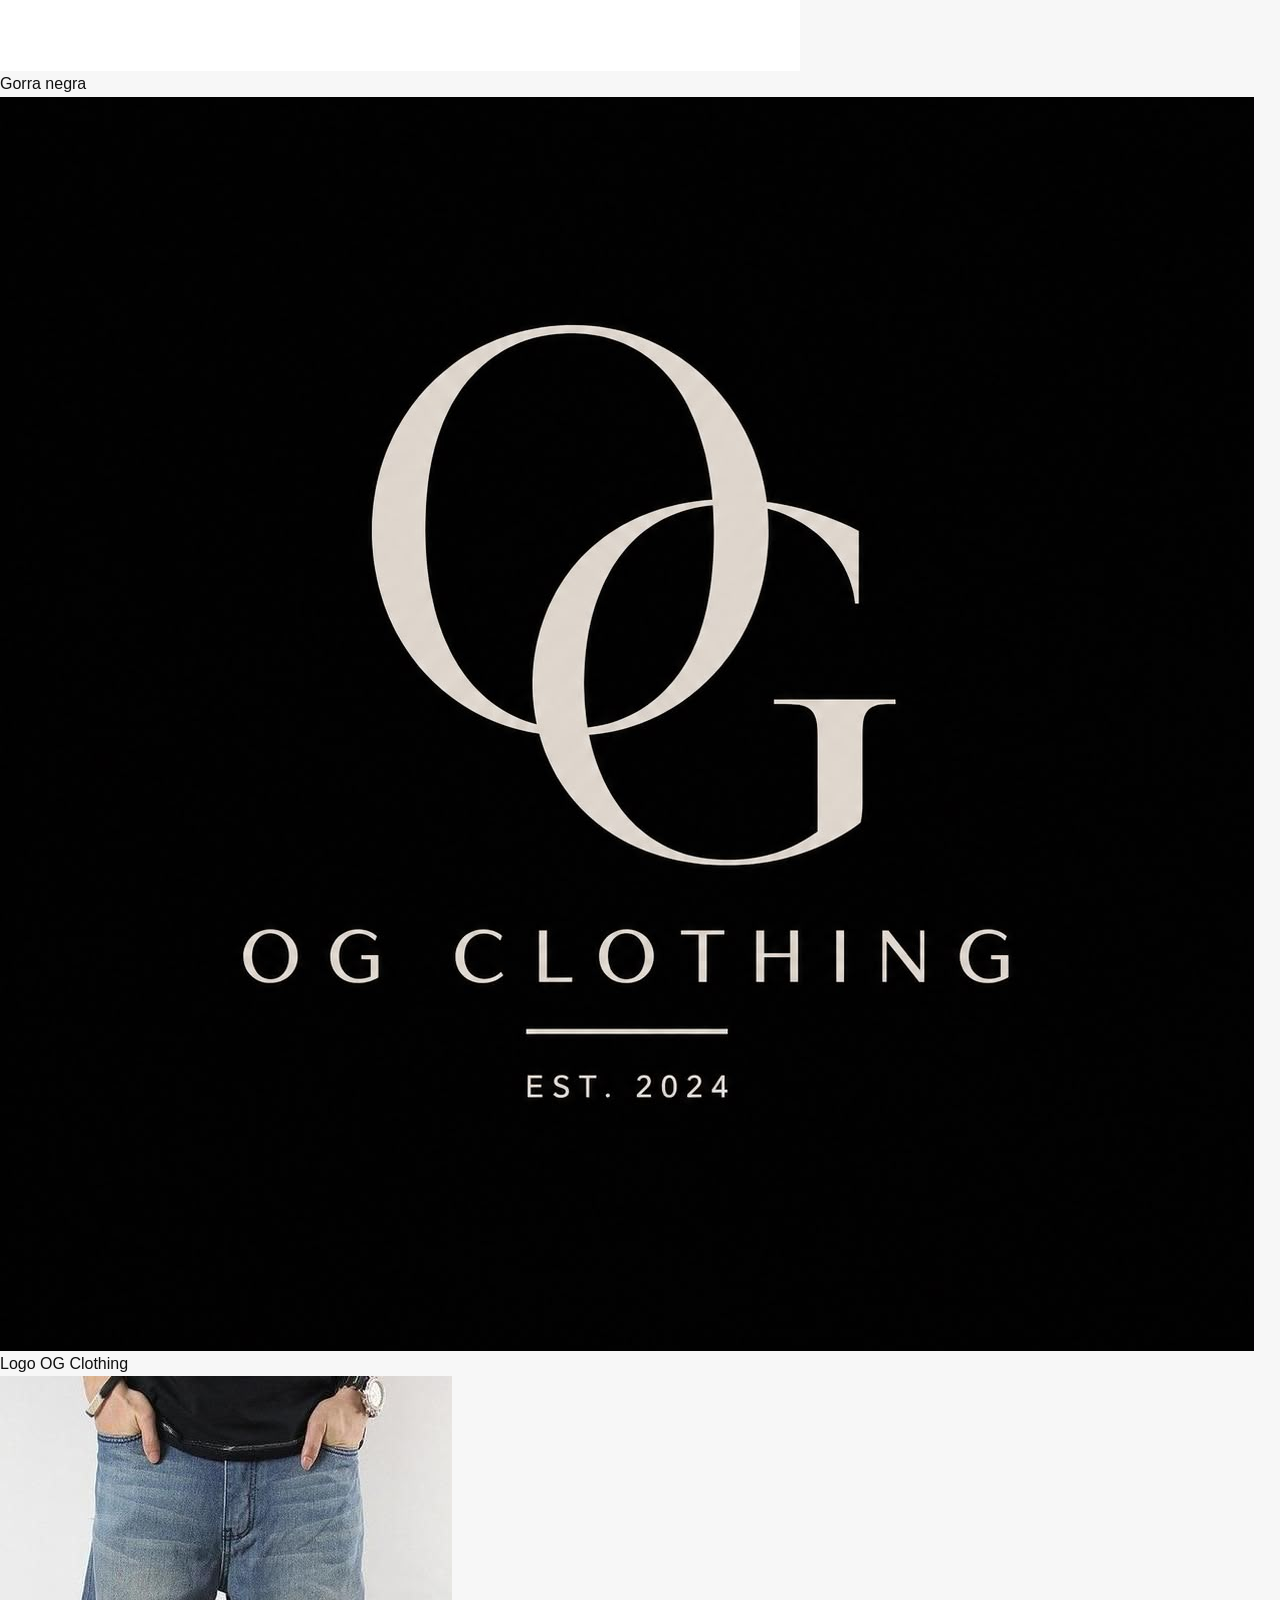
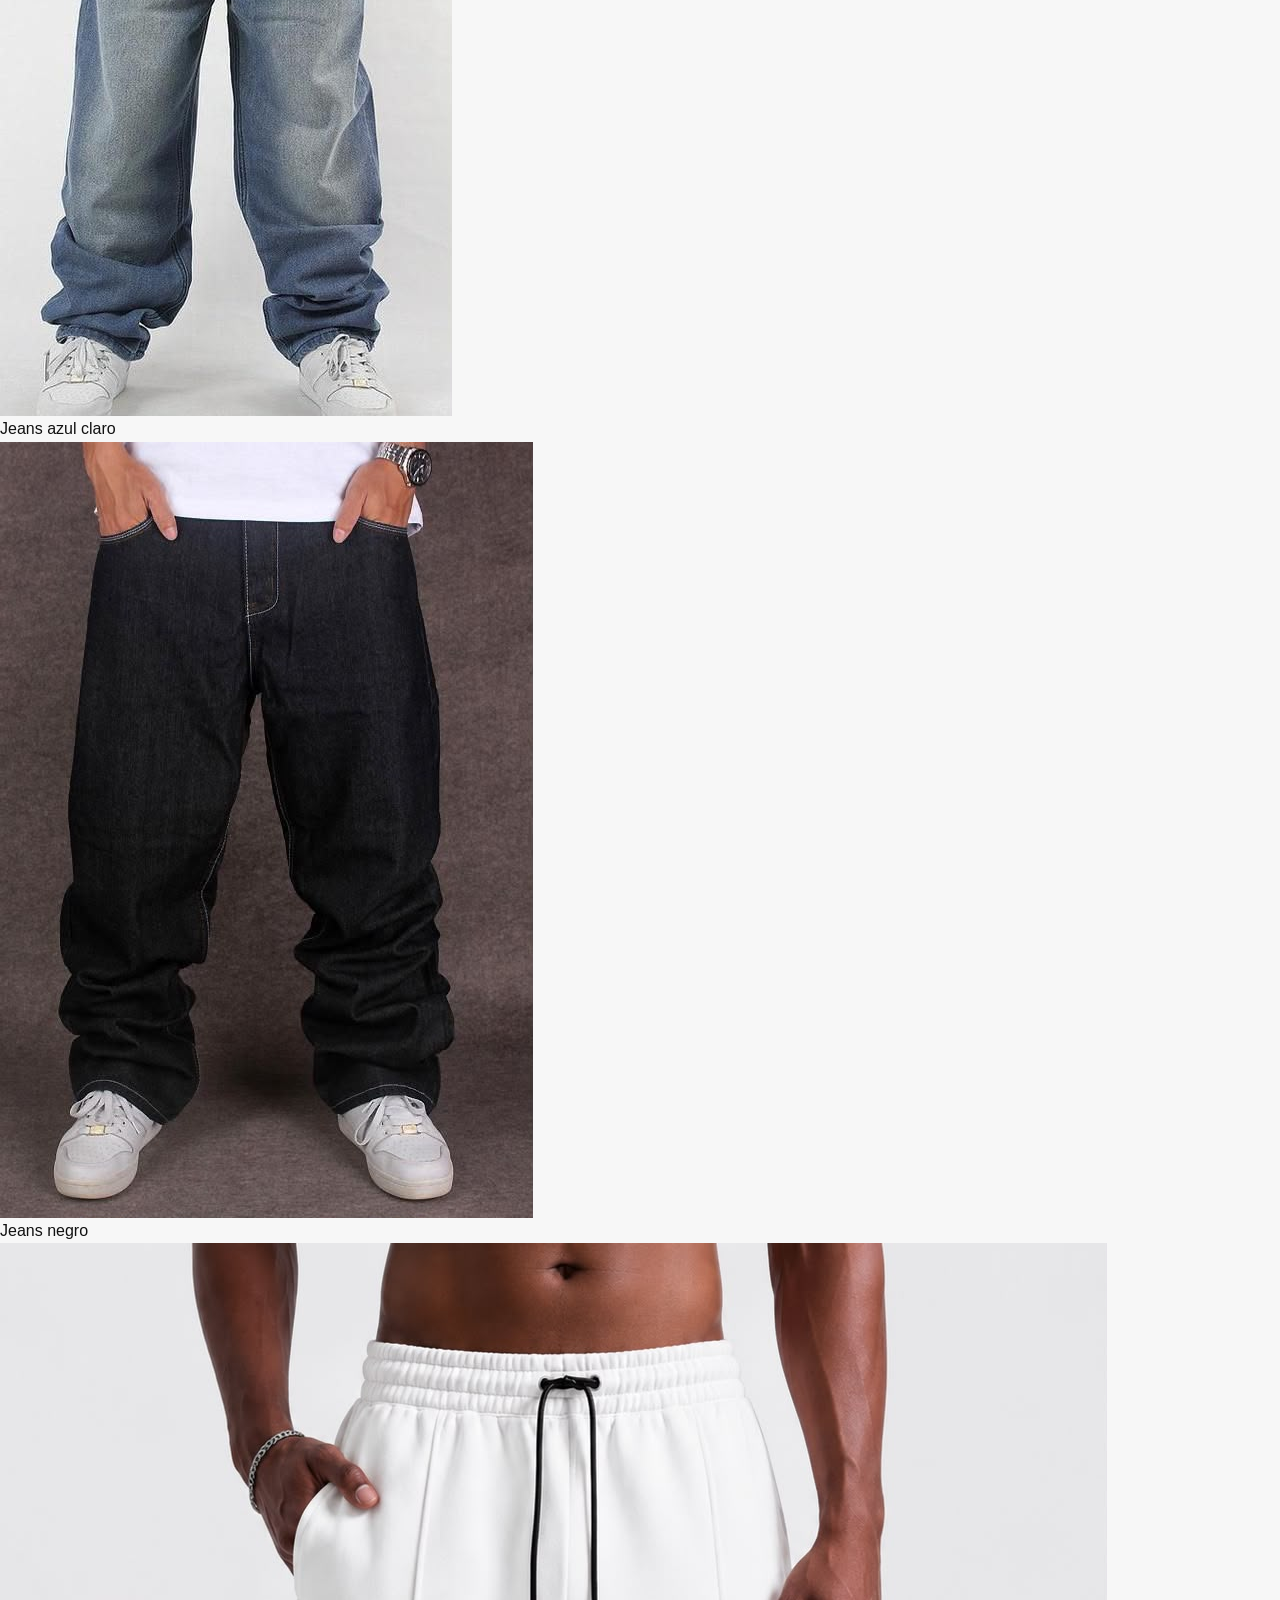
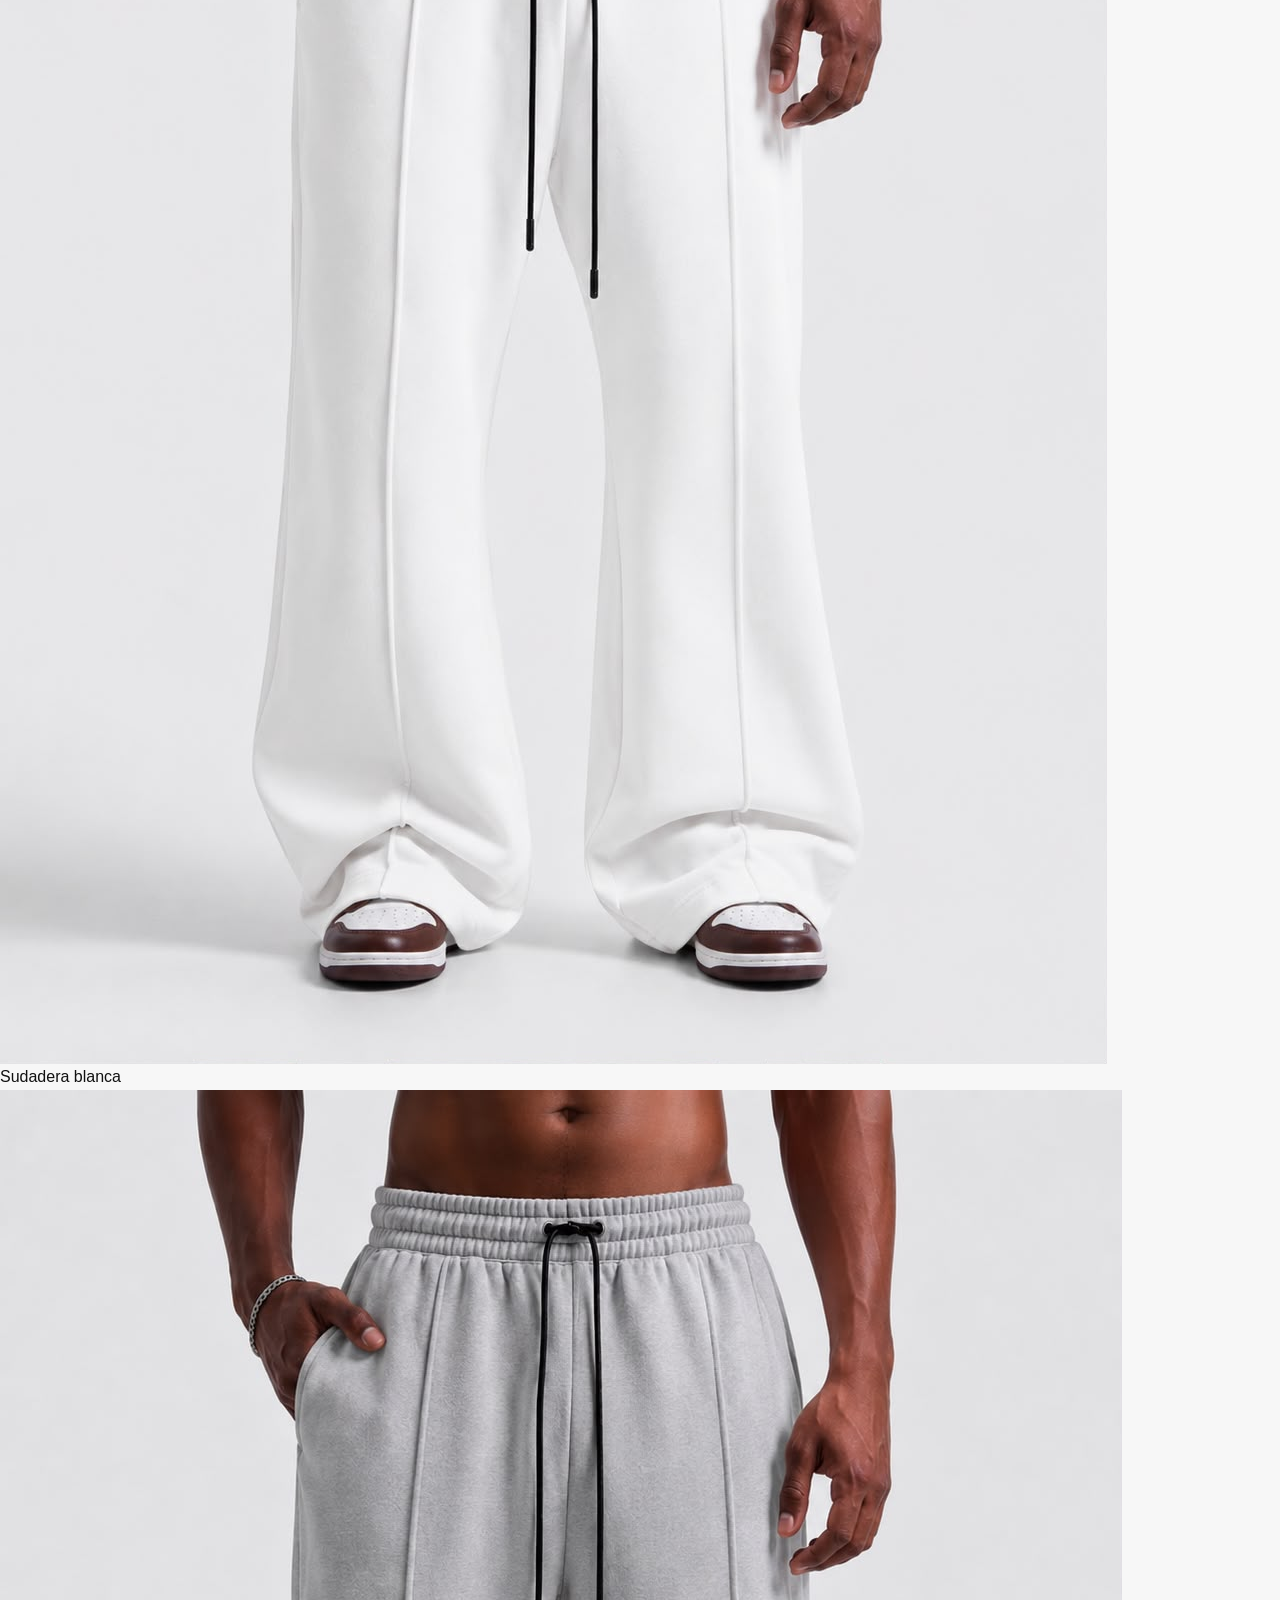
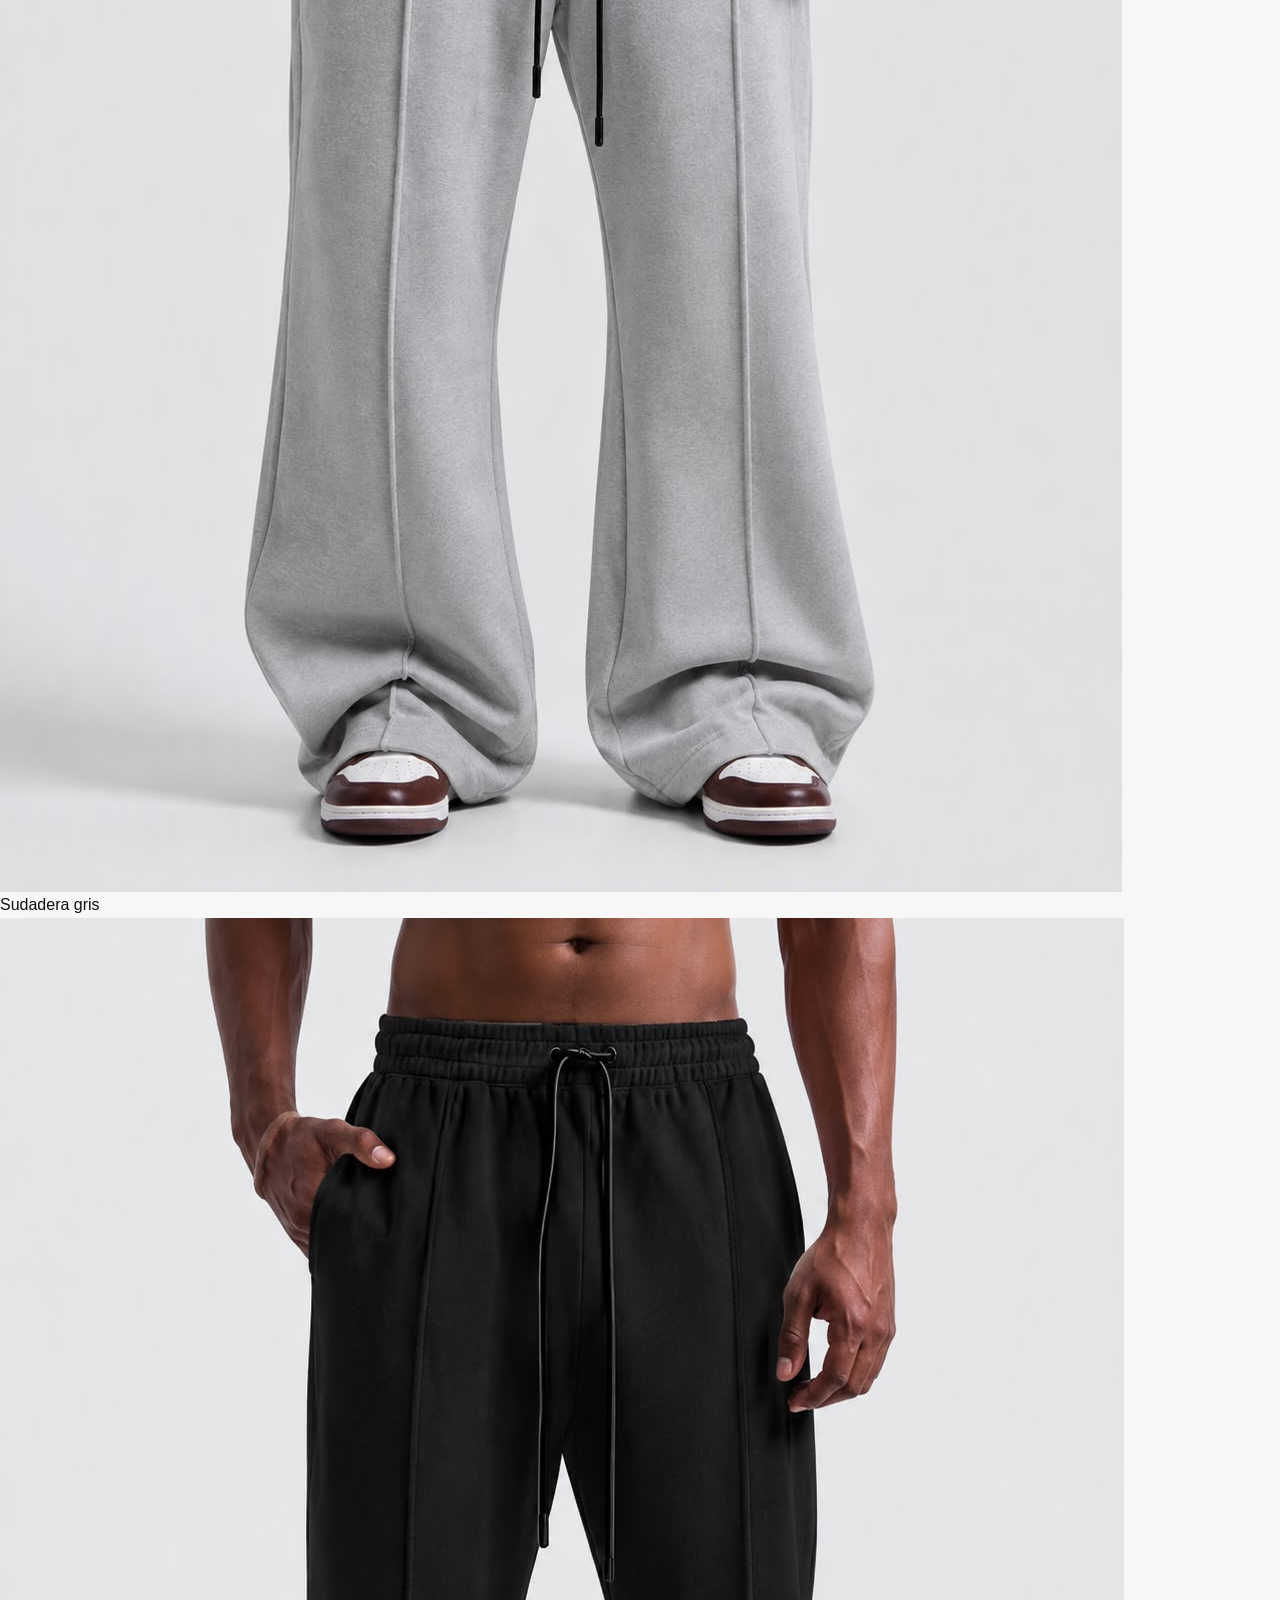
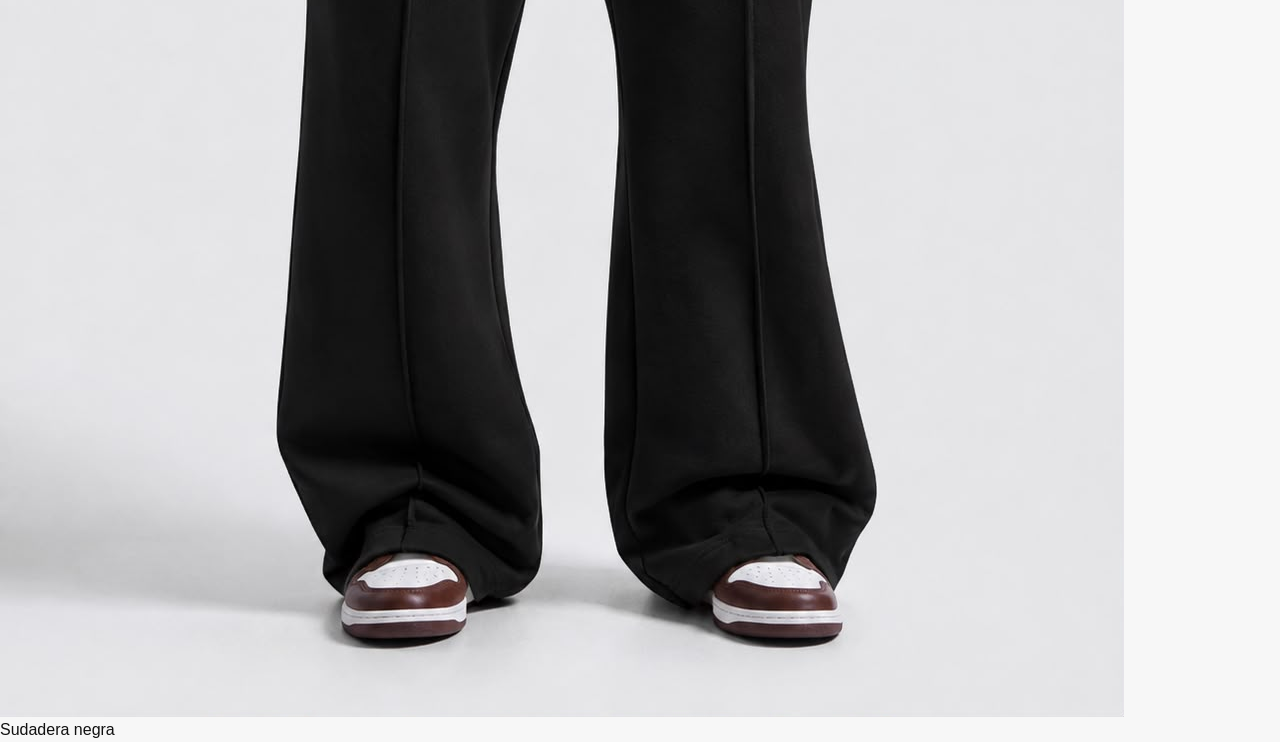
<file: quienes-somos.html>
```html
<!DOCTYPE html>
<html lang="es">
<head>
    <meta charset="UTF-8">
    <meta name="viewport" content="width=device-width, initial-scale=1.0">
    <title>Quiénes Somos - OG Clothing</title>
    <link rel="stylesheet" href="style.css">
</head>

<body>

    <header>
        <nav>
           <a href="index.html">Inicio</a>
            <a href="quienes-somos.html">Quiénes Somos</a>
            <a href="productos.html">Productos</a>
            <a href="contacto.html">Contacto</a>
        </nav>
    </header>

    <main>

        <section class="quienes-somos">
            <h1>Quiénes Somos</h1>

            <h2>OG Clothing</h2>

            <p>
                En OG Clothing somos una marca de ropa urbana creada para
                personas que buscan expresar su estilo, personalidad y
                autenticidad a través de la moda.
            </p>

            <p>
                Nuestro objetivo es ofrecer prendas modernas, cómodas y con
                diseños únicos que representen la cultura urbana y las
                tendencias actuales.
            </p>

            <h2>Nuestra misión</h2>

            <p>
                Brindar ropa de calidad y diseños originales, ofreciendo a
                nuestros clientes una experiencia de compra sencilla y
                agradable.
            </p>

            <h2>Nuestra visión</h2>

            <p>
                Convertirnos en una marca reconocida de moda urbana,
                destacándonos por nuestra creatividad, calidad y compromiso
                con nuestros clientes.
            </p>

        </section>

    </main>

</body>
</html>


  <figure>
    <img src="imagenes/azul%20oscuro.jpg" alt="Prenda azul oscuro">
    <figcaption>Azul oscuro</figcaption>
  </figure>

  <figure>
    <img src="imagenes/buzo%20blanco.jpg" alt="Buzo blanco">
    <figcaption>Buzo blanco</figcaption>
  </figure>

  <figure>
    <img src="imagenes/buzo%20gris.jpg" alt="Buzo gris">
    <figcaption>Buzo gris</figcaption>
  </figure>

  <figure>
    <img src="imagenes/buzo%20negro.jpg" alt="Buzo negro">
    <figcaption>Buzo negro</figcaption>
  </figure>

  <figure>
    <img src="imagenes/camisa%20blanca.avif" alt="Camisa blanca">
    <figcaption>Camisa blanca</figcaption>
  </figure>

  <figure>
    <img src="imagenes/camisa%20gris.webp" alt="Camisa gris">
    <figcaption>Camisa gris</figcaption>
  </figure>

  <figure>
    <img src="imagenes/camisa%20negra.webp" alt="Camisa negra">
    <figcaption>Camisa negra</figcaption>
  </figure>

  <figure>
    <img src="imagenes/descuentos.jpg" alt="Descuentos">
    <figcaption>Descuentos</figcaption>
  </figure>

  <figure>
    <img src="imagenes/gorra%20blanca.jpg" alt="Gorra blanca">
    <figcaption>Gorra blanca</figcaption>
  </figure>

  <figure>
    <img src="imagenes/gorra%20gris.jpg" alt="Gorra gris">
    <figcaption>Gorra gris</figcaption>
  </figure>

  <figure>
    <img src="imagenes/gorra%20negra.jpg" alt="Gorra negra">
    <figcaption>Gorra negra</figcaption>
  </figure>

  <figure>
    <img src="imagenes/imagen%20logo.jpg" alt="Logo de OG Clothing">
    <figcaption>Logo OG Clothing</figcaption>
  </figure>

  <figure>
    <img src="imagenes/jeans%20azul%20claro.jpg" alt="Jeans azul claro">
    <figcaption>Jeans azul claro</figcaption>
  </figure>

  <figure>
    <img src="imagenes/jeans%20negro.jpg" alt="Jeans negro">
    <figcaption>Jeans negro</figcaption>
  </figure>

  <figure>
    <img src="imagenes/sudadera%20blanca.jpg" alt="Sudadera blanca">
    <figcaption>Sudadera blanca</figcaption>
  </figure>

  <figure>
    <img src="imagenes/sudadera%20gris.jpg" alt="Sudadera gris">
    <figcaption>Sudadera gris</figcaption>
  </figure>

  <figure>
    <img src="imagenes/sudadera%20negra.jpg" alt="Sudadera negra">
    <figcaption>Sudadera negra</figcaption>
  </figure>

</section>


<body>
</html>
</file>
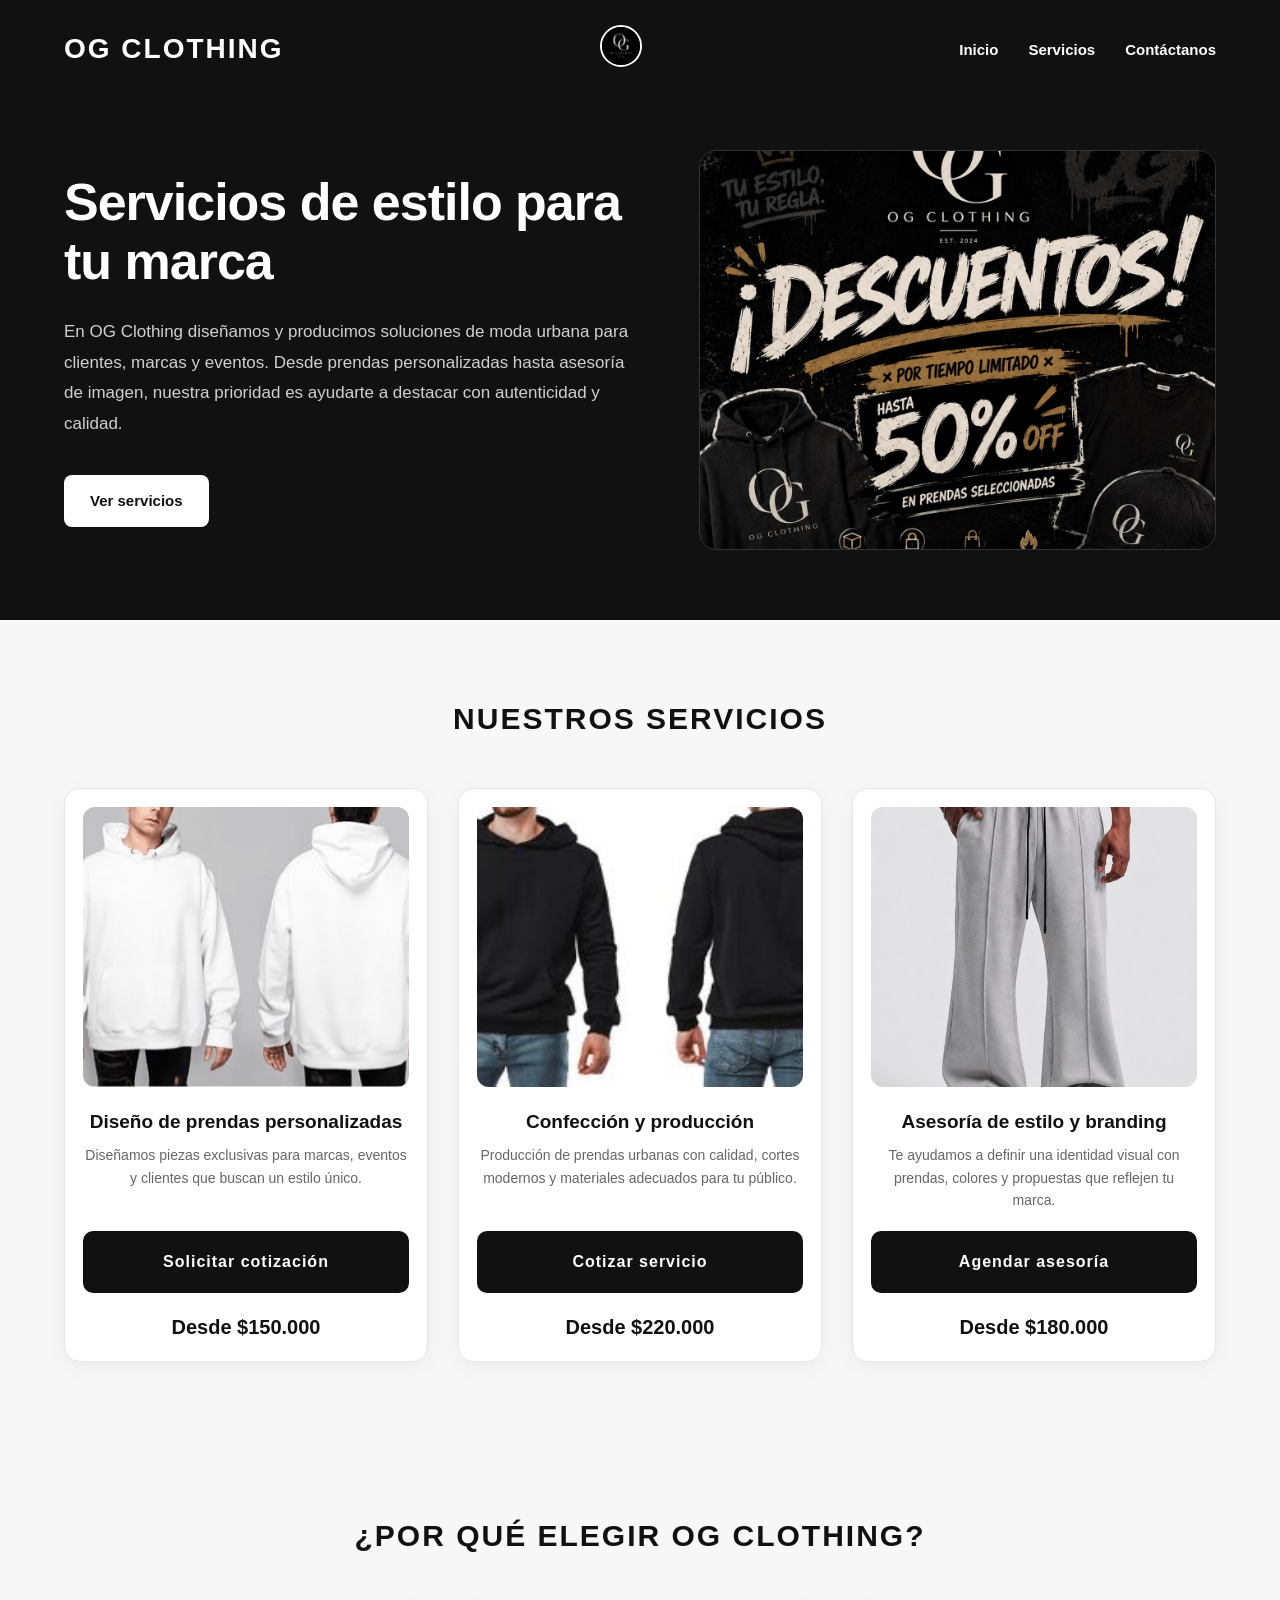
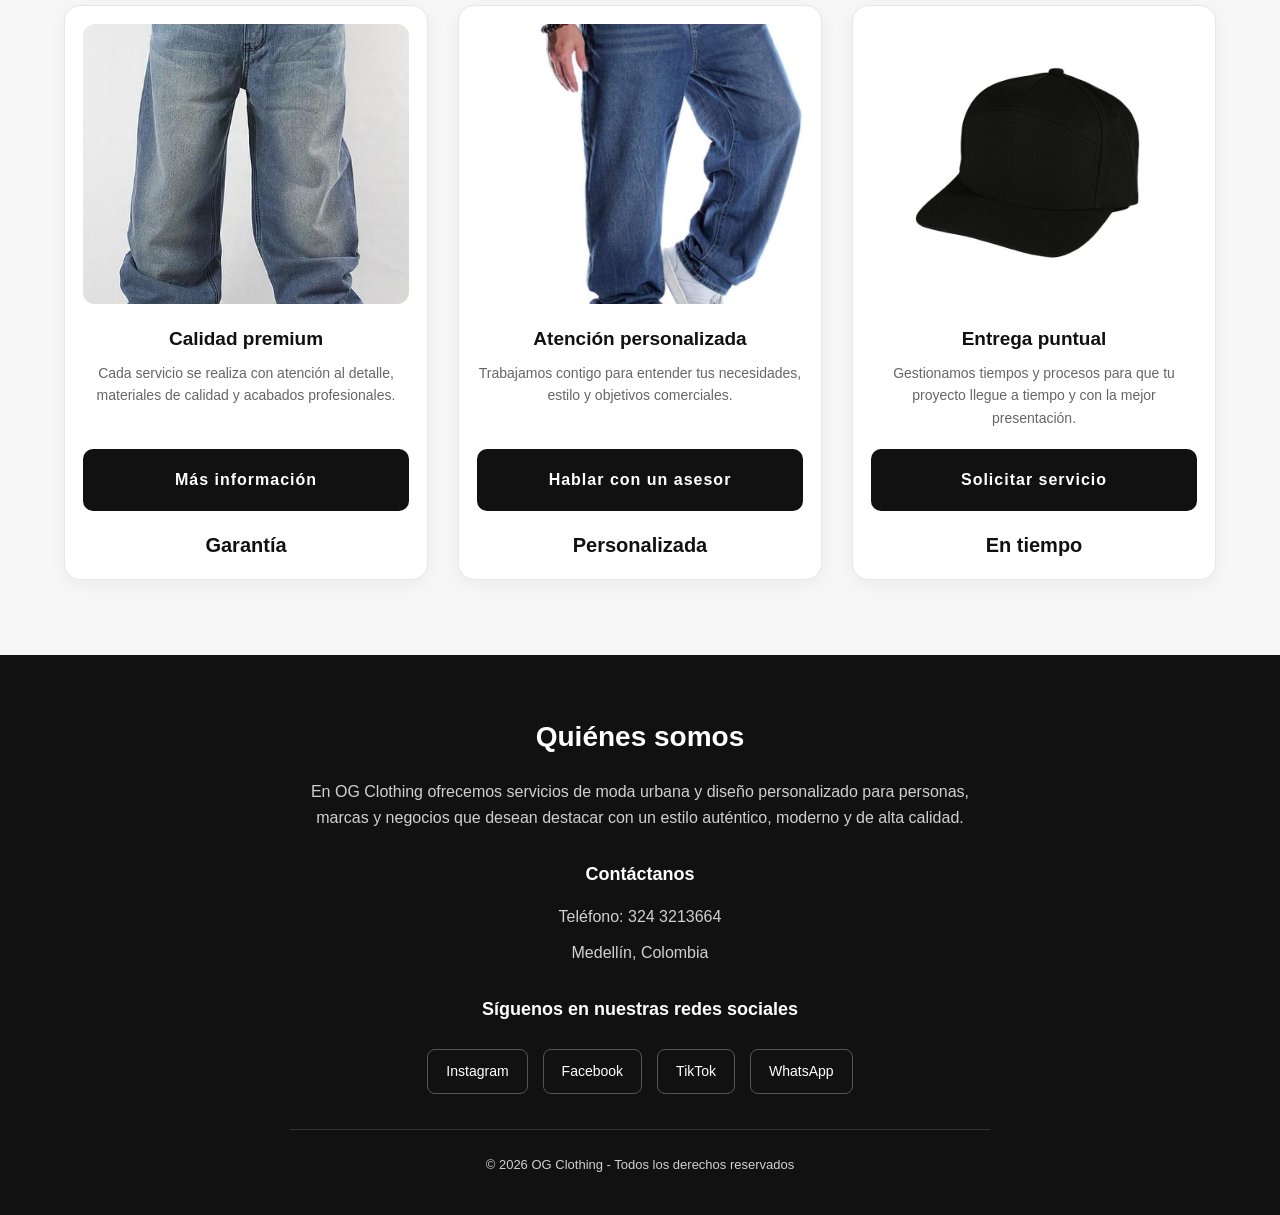
<file: servicios.html>
<!DOCTYPE html>
<html lang="es">

<head>
    <meta charset="UTF-8">
    <meta name="viewport" content="width=device-width, initial-scale=1.0">
    <title>OG Clothing</title>
    <link rel="stylesheet" href="style.css">
</head>

<body>

<header>
    <div class="menu container">
        <a href="#" class="logo">OG CLOTHING</a>

        <input type="checkbox" id="menu-toggle">

        <label for="menu-toggle">
            <img class="menu-icono" src="imagenes/imagen%20logo.jpg" alt="Menú">
        </label>

        <nav class="navbar">
            <ul>
                <li><a href="#inicio">Inicio</a></li>
                <li><a href="#servicios">Servicios</a></li>
                <li><a href="#contacto">Contáctanos</a></li>
            </ul>
        </nav>
    </div>

    <div class="header-content container" id="inicio">
        <div class="header-text">
            <h1>Servicios de estilo para tu marca</h1>

            <p>
                En OG Clothing diseñamos y producimos soluciones de moda urbana
                para clientes, marcas y eventos. Desde prendas personalizadas
                hasta asesoría de imagen, nuestra prioridad es ayudarte a destacar
                con autenticidad y calidad.
            </p>

            <a href="#servicios" class="btn-1">Ver servicios</a>
        </div>

        <div class="header-img">
            <img src="imagenes/descuentos.jpg" alt="Descuentos de OG Clothing">
        </div>
    </div>
</header>

<main id="servicios">

    <section class="productos-seccion">
        <h2>Nuestros servicios</h2>

        <div class="productos-grid">

            <div class="producto">
                <img src="imagenes/buzo%20blanco.jpg" alt="Diseño de prendas personalizadas">
                <h3>Diseño de prendas personalizadas</h3>
                <p>Diseñamos piezas exclusivas para marcas, eventos y clientes que buscan un estilo único.</p>
                <a href="#contacto" class="btn-2">Solicitar cotización</a>
                <span>Desde $150.000</span>
            </div>

            <div class="producto">
                <img src="imagenes/buzo%20negro.jpg" alt="Confección y producción">
                <h3>Confección y producción</h3>
                <p>Producción de prendas urbanas con calidad, cortes modernos y materiales adecuados para tu público.</p>
                <a href="#contacto" class="btn-2">Cotizar servicio</a>
                <span>Desde $220.000</span>
            </div>

            <div class="producto">
                <img src="imagenes/sudadera%20gris.jpg" alt="Asesoría de estilo y branding">
                <h3>Asesoría de estilo y branding</h3>
                <p>Te ayudamos a definir una identidad visual con prendas, colores y propuestas que reflejen tu marca.</p>
                <a href="#contacto" class="btn-2">Agendar asesoría</a>
                <span>Desde $180.000</span>
            </div>

        </div>
    </section>

    <section class="productos-seccion">
        <h2>¿Por qué elegir OG Clothing?</h2>

        <div class="productos-grid">

            <div class="producto">
                <img src="imagenes/jeans%20azul%20claro.jpg" alt="Calidad premium">
                <h3>Calidad premium</h3>
                <p>Cada servicio se realiza con atención al detalle, materiales de calidad y acabados profesionales.</p>
                <a href="#contacto" class="btn-2">Más información</a>
                <span>Garantía</span>
            </div>

            <div class="producto">
                <img src="imagenes/azul%20oscuro.jpg" alt="Atención personalizada">
                <h3>Atención personalizada</h3>
                <p>Trabajamos contigo para entender tus necesidades, estilo y objetivos comerciales.</p>
                <a href="#contacto" class="btn-2">Hablar con un asesor</a>
                <span>Personalizada</span>
            </div>

            <div class="producto">
                <img src="imagenes/gorra%20negra.jpg" alt="Entrega puntual">
                <h3>Entrega puntual</h3>
                <p>Gestionamos tiempos y procesos para que tu proyecto llegue a tiempo y con la mejor presentación.</p>
                <a href="#contacto" class="btn-2">Solicitar servicio</a>
                <span>En tiempo</span>
            </div>

        </div>
    </section>

</main>

<footer id="contacto">
    <h2>Quiénes somos</h2>

    <p>
        En OG Clothing ofrecemos servicios de moda urbana y diseño personalizado
        para personas, marcas y negocios que desean destacar con un estilo auténtico,
        moderno y de alta calidad.
    </p>

    <h3>Contáctanos</h3>

    <p>Teléfono: 324 3213664</p>
    <p>Medellín, Colombia</p>

    <h3>Síguenos en nuestras redes sociales</h3>

    <div class="redes-sociales">
        <a href="https://www.instagram.com/ja_r004" target="_blank">Instagram</a>
        <a href="https://www.facebook.com/Jean Alvarez" target="_blank">Facebook</a>
        <a href="https://www.tiktok.com/@jean.alvarez824" target="_blank">TikTok</a>
        <a href="https://wa.me/573243213664" target="_blank">WhatsApp</a>
    </div>

    <p class="copyright">
        © 2026 OG Clothing - Todos los derechos reservados
    </p>
</footer>

</body>
</html>
</file>
<file: style.css>
/* =========================================
   OG CLOTHING - DISEÑO URBANO MODERNO
   ========================================= */

* {
    box-sizing: border-box;
    margin: 0;
    padding: 0;
}

html {
    scroll-behavior: smooth;
}

body {
    font-family: Arial, Helvetica, sans-serif;
    background-color: #f7f7f7;
    color: #111111;
    line-height: 1.6;
}

.container {
    width: 90%;
    max-width: 1200px;
    margin: 0 auto;
}

/* =========================================
   ENCABEZADO
   ========================================= */

header {
    background: #111111;
    color: white;
    padding: 25px 0 70px;
}

.menu {
    display: flex;
    align-items: center;
    justify-content: space-between;
    gap: 25px;
}

.logo {
    color: white;
    font-size: 28px;
    font-weight: 800;
    letter-spacing: 2px;
    text-decoration: none;
    white-space: nowrap;
}

.navbar ul {
    display: flex;
    gap: 30px;
    list-style: none;
}

.navbar a {
    color: white;
    text-decoration: none;
    font-size: 15px;
    font-weight: bold;
    transition: color 0.3s ease;
}

.navbar a:hover {
    color: #bdbdbd;
}

#menu-toggle {
    display: none;
}

.menu-icono {
    width: 42px;
    height: 42px;
    object-fit: cover;
    border-radius: 50%;
    border: 2px solid white;
}

/* =========================================
   PRESENTACIÓN PRINCIPAL
   ========================================= */

.header-content {
    display: flex;
    align-items: center;
    justify-content: space-between;
    gap: 60px;
    padding-top: 75px;
}

.header-text {
    width: 50%;
}

.header-text h1 {
    font-size: clamp(32px, 5vw, 52px);
    line-height: 1.15;
    margin-bottom: 25px;
    letter-spacing: -1px;
}

.header-text p {
    color: #d0d0d0;
    font-size: 17px;
    line-height: 1.8;
    margin-bottom: 35px;
}

.header-img {
    width: 45%;
}

.header-img img {
    display: block;
    width: 100%;
    height: 400px;
    object-fit: cover;
    border-radius: 18px;
    border: 1px solid #333333;
}

/* =========================================
   BOTONES
   ========================================= */

.btn-1,
.btn-2 {
    display: inline-block;
    border: none;
    padding: 14px 26px;
    border-radius: 8px;
    font-family: inherit;
    font-size: 15px;
    font-weight: bold;
    text-decoration: none;
    cursor: pointer;
    transition:
        background-color 0.3s ease,
        color 0.3s ease,
        transform 0.3s ease,
        box-shadow 0.3s ease;
}

.btn-1 {
    background-color: white;
    color: #111111;
}

.btn-2 {
    background-color: #111111;
    color: white;
    width: 100%;
    padding: 16px;
    border-radius: 10px;
    font-size: 16px;
    font-weight: bold;
    letter-spacing: 1px;
    border: 2px solid #111111;
    transition: all 0.3s ease;
}

.btn-1:hover {
    background-color: #dddddd;
    transform: translateY(-2px);
}

.btn-2:hover {
    background-color: #333333;
   transform: translateY(-4px) scale(1.05);
    box-shadow: 0 6px 15px rgba(0, 0, 0, 0.15);
}

/* =========================================
   PRODUCTOS
   ========================================= */

.productos-seccion {
    padding: 75px 5%;
}

.productos-seccion h2 {
    margin-bottom: 45px;
    text-align: center;
    font-size: 30px;
    letter-spacing: 2px;
    text-transform: uppercase;
}

.productos-grid {
    display: grid;
    grid-template-columns: repeat(3, minmax(0, 1fr));
    gap: 30px;
    max-width: 1200px;
    margin: 0 auto;
}

.producto {
    display: flex;
    flex-direction: column;
    padding: 18px;
    background-color: white;
    text-align: center;
    border: 1px solid #e7e7e7;
    border-radius: 16px;
    box-shadow: 0 5px 20px rgba(0, 0, 0, 0.05);
    overflow: hidden;
    transition:
        transform 0.3s ease,
        box-shadow 0.3s ease;
}
.producto:hover {
    transform: translateY(-6px);
    box-shadow: 0 12px 30px rgba(0, 0, 0, 0.12);
}

.producto img {
    display: block;
    width: 100%;
    height: 280px;
    object-fit: cover;
    border-radius: 12px;
    margin-bottom: 5px;
    transition: transform 0.4s ease;
}

.producto:hover img {
    transform: scale(1.04);
}


.producto h3 {
    margin: 18px 0 10px;
    font-size: 19px;
    line-height: 1.3;
}

.producto p {
    color: #666666;
    font-size: 14px;
    margin-bottom: 20px;
    line-height: 1.6;
}

.producto .btn-2 {
    margin-top: auto;
}

.producto span {
    display: block;
    margin-top: 18px;
    font-size: 20px;
    font-weight: bold;
    color: #111111;
}

/* =========================================
   PIE DE PÁGINA
   ========================================= */

footer {
    padding: 60px 20px 30px;
    background-color: #111111;
    color: white;
    text-align: center;
}

footer h2 {
    margin-bottom: 20px;
    font-size: 28px;
}

footer h3 {
    margin-top: 30px;
    margin-bottom: 15px;
    font-size: 18px;
}

footer p {
    max-width: 700px;
    margin: 10px auto;
    color: #d0d0d0;
}

.redes-sociales {
    display: flex;
    justify-content: center;
    flex-wrap: wrap;
    gap: 15px;
    margin-top: 25px;
}

.redes-sociales a {
    display: inline-block;
    padding: 10px 18px;
    border: 1px solid #555555;
    border-radius: 8px;
    color: white;
    text-decoration: none;
    font-size: 14px;
    transition:
        background-color 0.3s ease,
        border-color 0.3s ease;
}

.redes-sociales a:hover {
    background-color: white;
    border-color: white;
    color: #111111;
}

.copyright {
    padding-top: 25px;
    margin-top: 35px !important;
    border-top: 1px solid #333333;
    font-size: 13px;
}

/* =========================================
   DISEÑO PARA CELULAR
   ========================================= */

@media (max-width: 768px) {

    header {
        padding: 20px 0 45px;
    }

    .menu {
        flex-wrap: wrap;
    }

    .logo {
        font-size: 23px;
    }

    .navbar {
        width: 100%;
        margin-top: 15px;
    }

    .navbar ul {
        justify-content: center;
        flex-wrap: wrap;
        gap: 15px 22px;
    }

    .navbar a {
        font-size: 14px;
    }

    .header-content {
        flex-direction: column;
        gap: 35px;
        padding-top: 45px;
        text-align: center;
    }

    .header-text,
    .header-img {
        width: 100%;
    }

    .header-text h1 {
        font-size: 34px;
    }

    .header-text p {
        font-size: 15px;
    }

    .header-img img {
        height: 300px;
    }

    .productos-seccion {
        padding: 50px 5%;
    }

    .productos-seccion h2 {
        font-size: 25px;
        margin-bottom: 30px;
    }

    .productos-grid {
        grid-template-columns: 1fr;
        gap: 25px;
    }

    .producto {
        padding: 16px;
    }

    .producto img {
        height: 300px;
    }

    .producto h3 {
        font-size: 20px;
    }

    .redes-sociales {
        flex-direction: column;
        align-items: center;
    }

    .redes-sociales a {
        width: 220px;
    }
}
</file>
